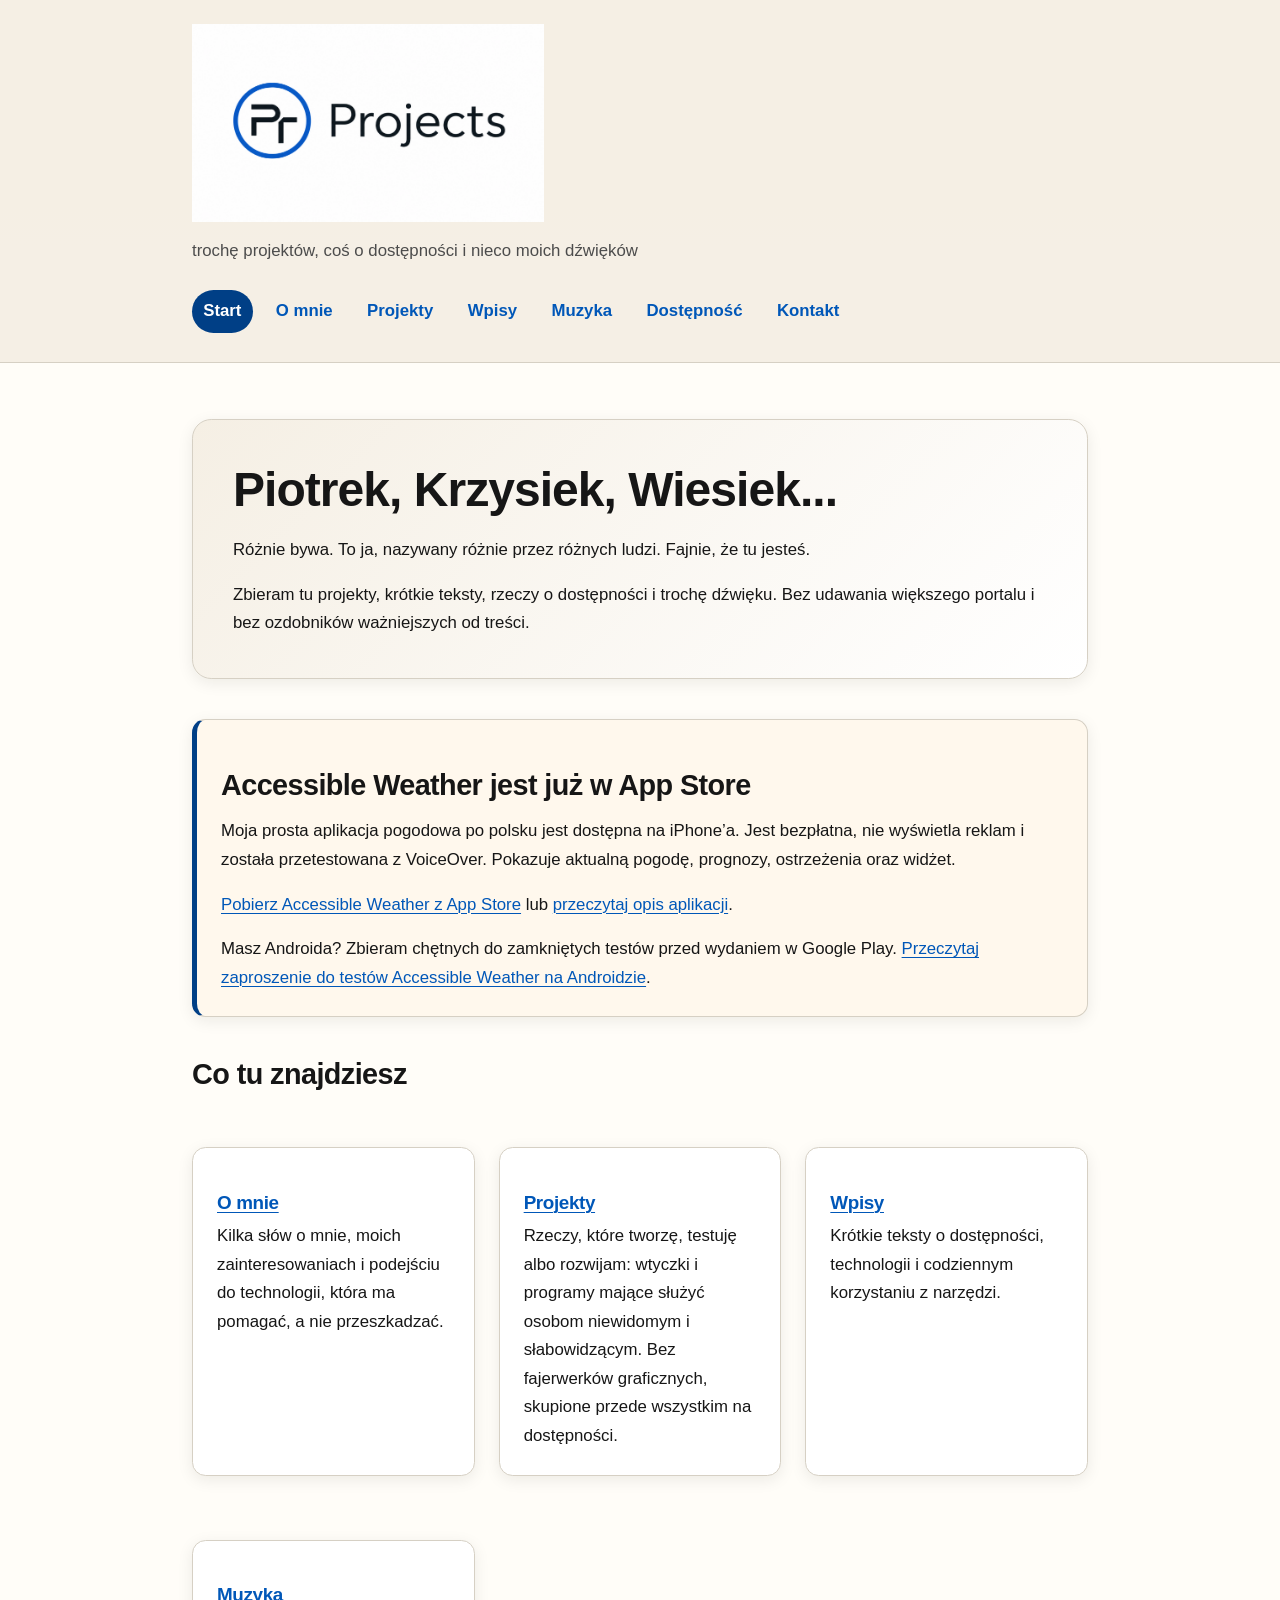
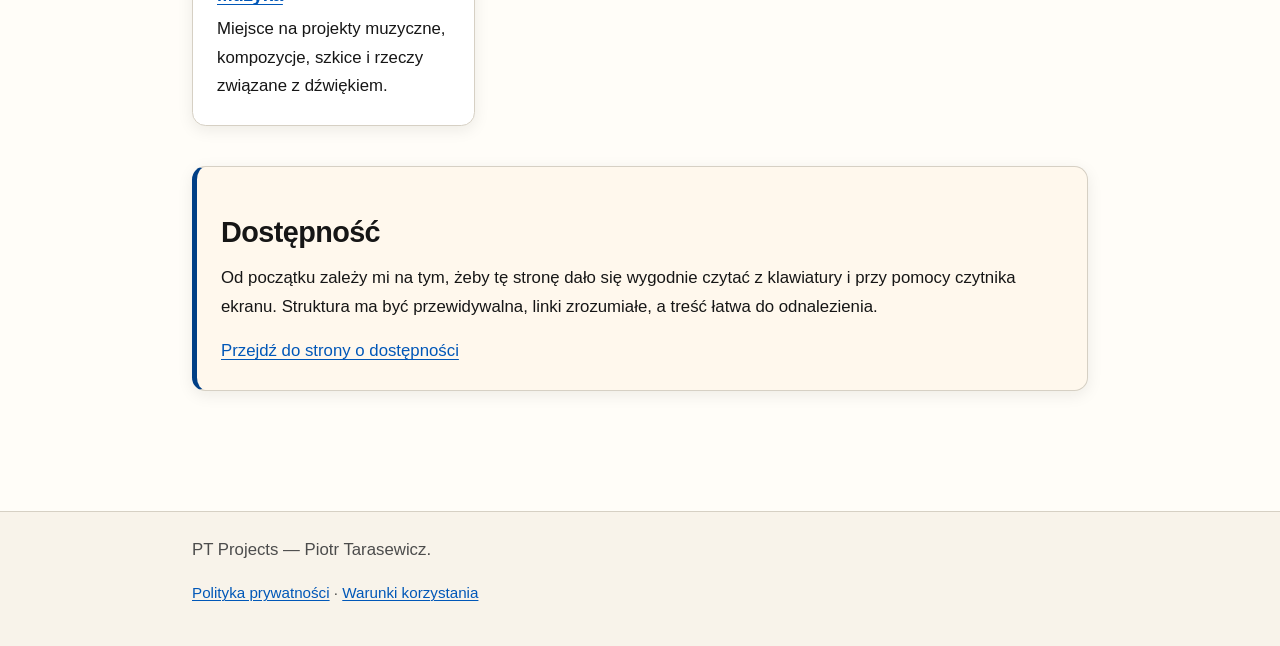
<file: index.html>
<!DOCTYPE html>
<html lang="pl">
<head>
  <meta charset="utf-8">
  <meta name="viewport" content="width=device-width, initial-scale=1">
  <title>PT Projects - trochę projektów, coś o dostępności i nieco moich dźwięków</title>
  <meta name="description" content="PT Projects: projekty, dostępność, muzyka i własne teksty Piotra Tarasewicza.">
  <link rel="icon" href="assets/img/favicon.png" type="image/png">
  <link rel="stylesheet" href="styles.css">
</head>
<body>
  <a class="skip-link" href="#main-content">Przejdź do treści</a>
  <header class="site-header">
    <div class="header-inner">
      <div class="branding">
        <a class="site-logo-link" href="index.html" aria-label="PT Projects — strona główna">
          <img class="site-logo" src="assets/img/logo-pt-projects.png" alt="">
        </a>
        <p class="site-tagline">trochę projektów, coś o dostępności i nieco moich dźwięków</p>
      </div>
      <nav aria-label="Główne menu">
        <ul>
          <li><a href="index.html" aria-current="page">Start</a></li>
          <li><a href="about.html">O mnie</a></li>
          <li><a href="projects.html">Projekty</a></li>
          <li><a href="posts/index.html">Wpisy</a></li>
          <li><a href="music.html">Muzyka</a></li>
          <li><a href="accessibility.html">Dostępność</a></li>
          <li><a href="contact.html">Kontakt</a></li>
        </ul>
      </nav>
    </div>
  </header>

  <main id="main-content">
    <div class="content">
      <section class="hero" aria-labelledby="hero-heading">
        <h1 id="hero-heading">Piotrek, Krzysiek, Wiesiek...</h1>
        <p>Różnie bywa. To ja, nazywany różnie przez różnych ludzi. Fajnie, że tu jesteś.</p>
        <p>Zbieram tu projekty, krótkie teksty, rzeczy o dostępności i trochę dźwięku. Bez udawania większego portalu i bez ozdobników ważniejszych od treści.</p>
      </section>

      <section class="notice" aria-labelledby="weather-news-heading">
        <h2 id="weather-news-heading">Accessible Weather jest już w App Store</h2>
        <p>Moja prosta aplikacja pogodowa po polsku jest dostępna na iPhone’a. Jest bezpłatna, nie wyświetla reklam i została przetestowana z VoiceOver. Pokazuje aktualną pogodę, prognozy, ostrzeżenia oraz widżet.</p>
        <p><a href="https://apps.apple.com/app/accessible-weather/id6803832261" rel="noopener noreferrer">Pobierz Accessible Weather z App Store</a> lub <a href="projects/accessible-weather/">przeczytaj opis aplikacji</a>.</p>
        <p>Masz Androida? Zbieram chętnych do zamkniętych testów przed wydaniem w Google Play. <a href="projects/accessible-weather/#android-tests">Przeczytaj zaproszenie do testów Accessible Weather na Androidzie</a>.</p>
      </section>

      <section class="section" aria-labelledby="home-sections-heading">
        <h2 id="home-sections-heading">Co tu znajdziesz</h2>
        <div class="grid">
          <article class="card">
            <h3><a href="about.html">O mnie</a></h3>
            <p>Kilka słów o mnie, moich zainteresowaniach i podejściu do technologii, która ma pomagać, a nie przeszkadzać.</p>
          </article>
          <article class="card">
            <h3><a href="projects.html">Projekty</a></h3>
            <p>Rzeczy, które tworzę, testuję albo rozwijam: wtyczki i programy mające służyć osobom niewidomym i słabowidzącym. Bez fajerwerków graficznych, skupione przede wszystkim na dostępności.</p>
          </article>
          <article class="card">
            <h3><a href="posts/index.html">Wpisy</a></h3>
            <p>Krótkie teksty o dostępności, technologii i codziennym korzystaniu z narzędzi.</p>
          </article>
          <article class="card">
            <h3><a href="music.html">Muzyka</a></h3>
            <p>Miejsce na projekty muzyczne, kompozycje, szkice i rzeczy związane z dźwiękiem.</p>
          </article>
        </div>
      </section>

      <section class="notice" aria-labelledby="accessibility-note-heading">
        <h2 id="accessibility-note-heading">Dostępność</h2>
        <p>Od początku zależy mi na tym, żeby tę stronę dało się wygodnie czytać z klawiatury i przy pomocy czytnika ekranu. Struktura ma być przewidywalna, linki zrozumiałe, a treść łatwa do odnalezienia.</p>
        <p><a href="accessibility.html">Przejdź do strony o dostępności</a></p>
      </section>
    </div>
  </main>

  <footer>
    <div class="footer-inner">
      <p>PT Projects — Piotr Tarasewicz.</p>
      <p class="small"><a href="privacy.html">Polityka prywatności</a> · <a href="terms.html">Warunki korzystania</a></p>
    </div>
  </footer>
</body>
</html>
</file>
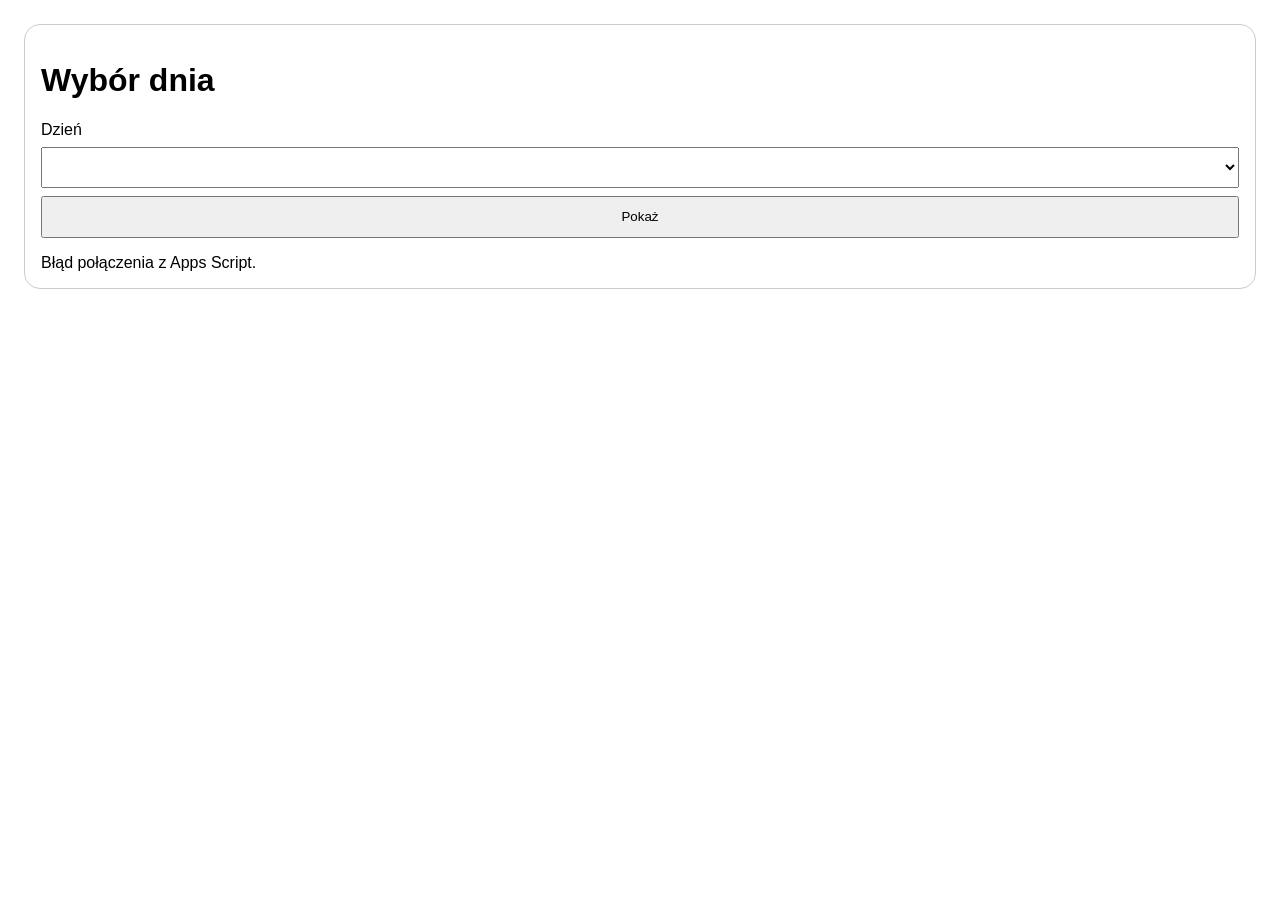
<file: mojedyzory/index.html>
<!doctype html>
<html lang="pl">
<head>
<meta charset="utf-8">
<title>Dyżury</title>
<meta name="viewport" content="width=device-width, initial-scale=1">
<style>
body{font-family:sans-serif;padding:1rem;}
.card{border:1px solid #ccc;padding:1rem;border-radius:1rem;}
button,select,a{width:100%;margin-top:0.5rem;padding:0.7rem;}
.error{margin-top:1rem;}
</style>
</head>
<body>

<div class="card">
<h1>Wybór dnia</h1>
<p id="status" aria-live="polite">Wczytywanie…</p>

<label for="sel">Dzień</label>
<select id="sel"></select>
<button id="btn" type="button">Pokaż</button>

<div id="err" class="error" aria-live="assertive"></div>
</div>

<script>
const DATA_URL = "https://script.google.com/macros/s/AKfycbyYg83UTU_gmSqf1FaOxmF7AhKNJ6IJzCq599RWm4g59arFdseElixo8gg_oQExPR2Mqw/exec";
const ACCESS_TOKEN = "Pjetia21Ag7X3t*";

function today(){
  const d=new Date();
  return `${d.getFullYear()}-${String(d.getMonth()+1).padStart(2,"0")}-${String(d.getDate()).padStart(2,"0")}`;
}

function friendly(d){
  const [y,m,da]=d.split("-").map(Number);
  return new Intl.DateTimeFormat("pl-PL",{weekday:"long",day:"numeric",month:"long",year:"numeric"})
    .format(new Date(y,m-1,da));
}

function loadSchedule(){
  return new Promise((resolve,reject)=>{
    if(!DATA_URL || DATA_URL==="TU_WKLEJ_ADRES_APPS_SCRIPT_WEB_APP"){
      reject(new Error("Brak adresu Apps Script Web App w pliku index.html."));
      return;
    }

    if(!ACCESS_TOKEN || ACCESS_TOKEN==="ZMIEŃ_TEN_TOKEN_NA_WŁASNY_DŁUGI_TEKST"){
      reject(new Error("Brak ustawionego tokenu dostępu w pliku index.html."));
      return;
    }

    const callbackName="grafikCallback_"+Date.now()+"_"+Math.floor(Math.random()*1000000);
    const script=document.createElement("script");
    const separator=DATA_URL.includes("?")?"&":"?";

    window[callbackName]=(payload)=>{
      cleanup();

      if(!payload || payload.ok!==true){
        reject(new Error(payload && payload.error ? payload.error : "Nie udało się pobrać grafiku."));
        return;
      }

      resolve(Array.isArray(payload.items)?payload.items:[]);
    };

    function cleanup(){
      delete window[callbackName];
      if(script.parentNode){
        script.parentNode.removeChild(script);
      }
    }

    script.onerror=()=>{
      cleanup();
      reject(new Error("Błąd połączenia z Apps Script."));
    };

    script.src=DATA_URL+
      separator+
      "token="+encodeURIComponent(ACCESS_TOKEN)+
      "&callback="+encodeURIComponent(callbackName)+
      "&t="+encodeURIComponent(String(Date.now()));

    document.head.appendChild(script);
  });
}

const status=document.getElementById("status");
const sel=document.getElementById("sel");
const btn=document.getElementById("btn");
const err=document.getElementById("err");

btn.onclick=()=>{
  err.textContent="";
  if(!sel.value){
    err.textContent="Wybierz dzień";
    return;
  }

  location.href="results.html?day="+encodeURIComponent(sel.value);
};

loadSchedule()
.then(rows=>{
  const t=today();

  const dates=[...new Set(
    rows
      .filter(r=>(r.status==="work" || r.status==="l4") && r.date>=t)
      .map(r=>r.date)
  )].sort();

  if(!dates.length){
    err.textContent="Brak przyszłych dyżurów.";
    status.textContent="";
    return;
  }

  sel.textContent="";

  dates.forEach(d=>{
    const dayRows=rows.filter(r=>r.date===d && (r.status==="work" || r.status==="l4"));
    const hasL4=dayRows.some(r=>r.status==="l4");
    const o=document.createElement("option");
    o.value=d;
    o.textContent=hasL4 ? `${friendly(d)}, l4` : friendly(d);
    sel.appendChild(o);
  });

  status.textContent="Grafik wczytany.";
})
.catch(e=>{
  status.textContent="";
  err.textContent=e.message;
});
</script>

</body>
</html>
</file>
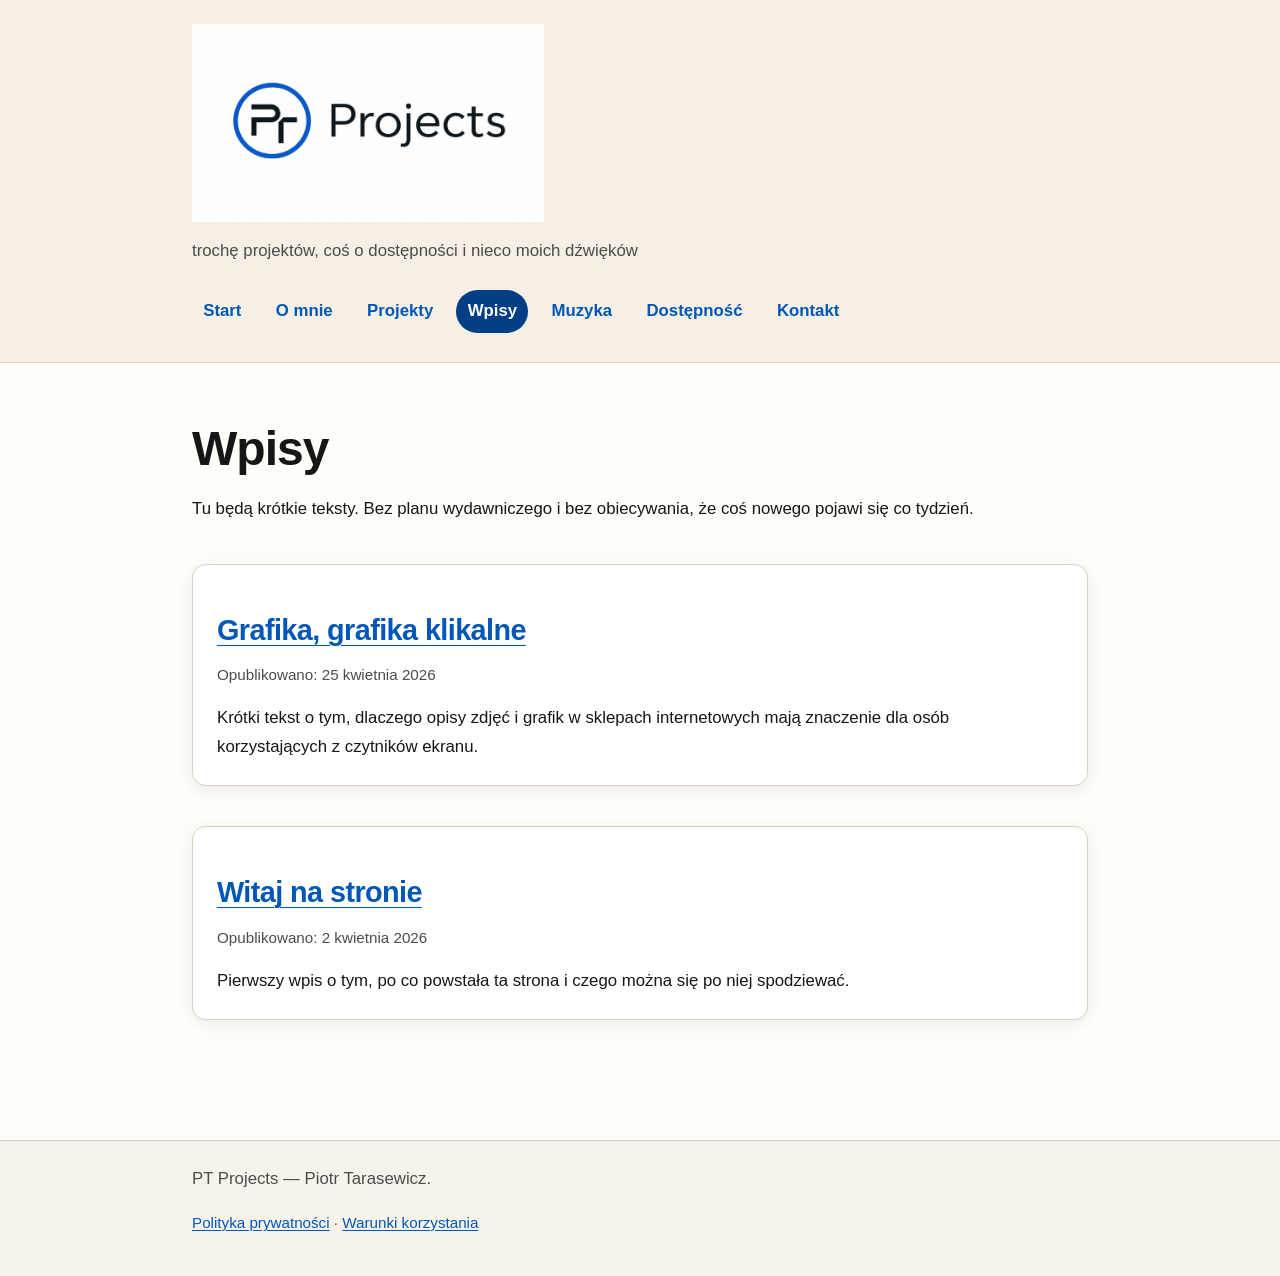
<file: posts/index.html>
<!DOCTYPE html>
<html lang="pl">
<head>
  <meta charset="utf-8">
  <meta name="viewport" content="width=device-width, initial-scale=1">
  <title>Wpisy - PT Projects</title>
  <meta name="description" content="Krótkie wpisy o dostępności, technologii i codziennym korzystaniu z narzędzi.">
  <link rel="icon" href="../assets/img/favicon.png" type="image/png">
  <link rel="stylesheet" href="../styles.css">
</head>
<body>
  <a class="skip-link" href="#main-content">Przejdź do treści</a>
  <header class="site-header">
    <div class="header-inner">
      <div class="branding">
        <a class="site-logo-link" href="../index.html" aria-label="PT Projects — strona główna">
          <img class="site-logo" src="../assets/img/logo-pt-projects.png" alt="">
        </a>
        <p class="site-tagline">trochę projektów, coś o dostępności i nieco moich dźwięków</p>
      </div>
      <nav aria-label="Główne menu">
        <ul>
          <li><a href="../index.html">Start</a></li>
          <li><a href="../about.html">O mnie</a></li>
          <li><a href="../projects.html">Projekty</a></li>
          <li><a href="index.html" aria-current="page">Wpisy</a></li>
          <li><a href="../music.html">Muzyka</a></li>
          <li><a href="../accessibility.html">Dostępność</a></li>
          <li><a href="../contact.html">Kontakt</a></li>
        </ul>
      </nav>
    </div>
  </header>

  <main id="main-content">
    <div class="content">
      <h1>Wpisy</h1>
      <p>Tu będą krótkie teksty. Bez planu wydawniczego i bez obiecywania, że coś nowego pojawi się co tydzień.</p>

      <article class="card">
        <h2><a href="grafika-grafika-klikalne.html">Grafika, grafika klikalne</a></h2>
        <p class="meta">Opublikowano: 25 kwietnia 2026</p>
        <p>Krótki tekst o tym, dlaczego opisy zdjęć i grafik w sklepach internetowych mają znaczenie dla osób korzystających z czytników ekranu.</p>
      </article>

      <article class="card">
        <h2><a href="witaj-na-stronie.html">Witaj na stronie</a></h2>
        <p class="meta">Opublikowano: 2 kwietnia 2026</p>
        <p>Pierwszy wpis o tym, po co powstała ta strona i czego można się po niej spodziewać.</p>
      </article>
    </div>
  </main>

  <footer>
    <div class="footer-inner">
      <p>PT Projects — Piotr Tarasewicz.</p>
      <p class="small"><a href="../privacy.html">Polityka prywatności</a> · <a href="../terms.html">Warunki korzystania</a></p>
    </div>
  </footer>
</body>
</html>
</file>
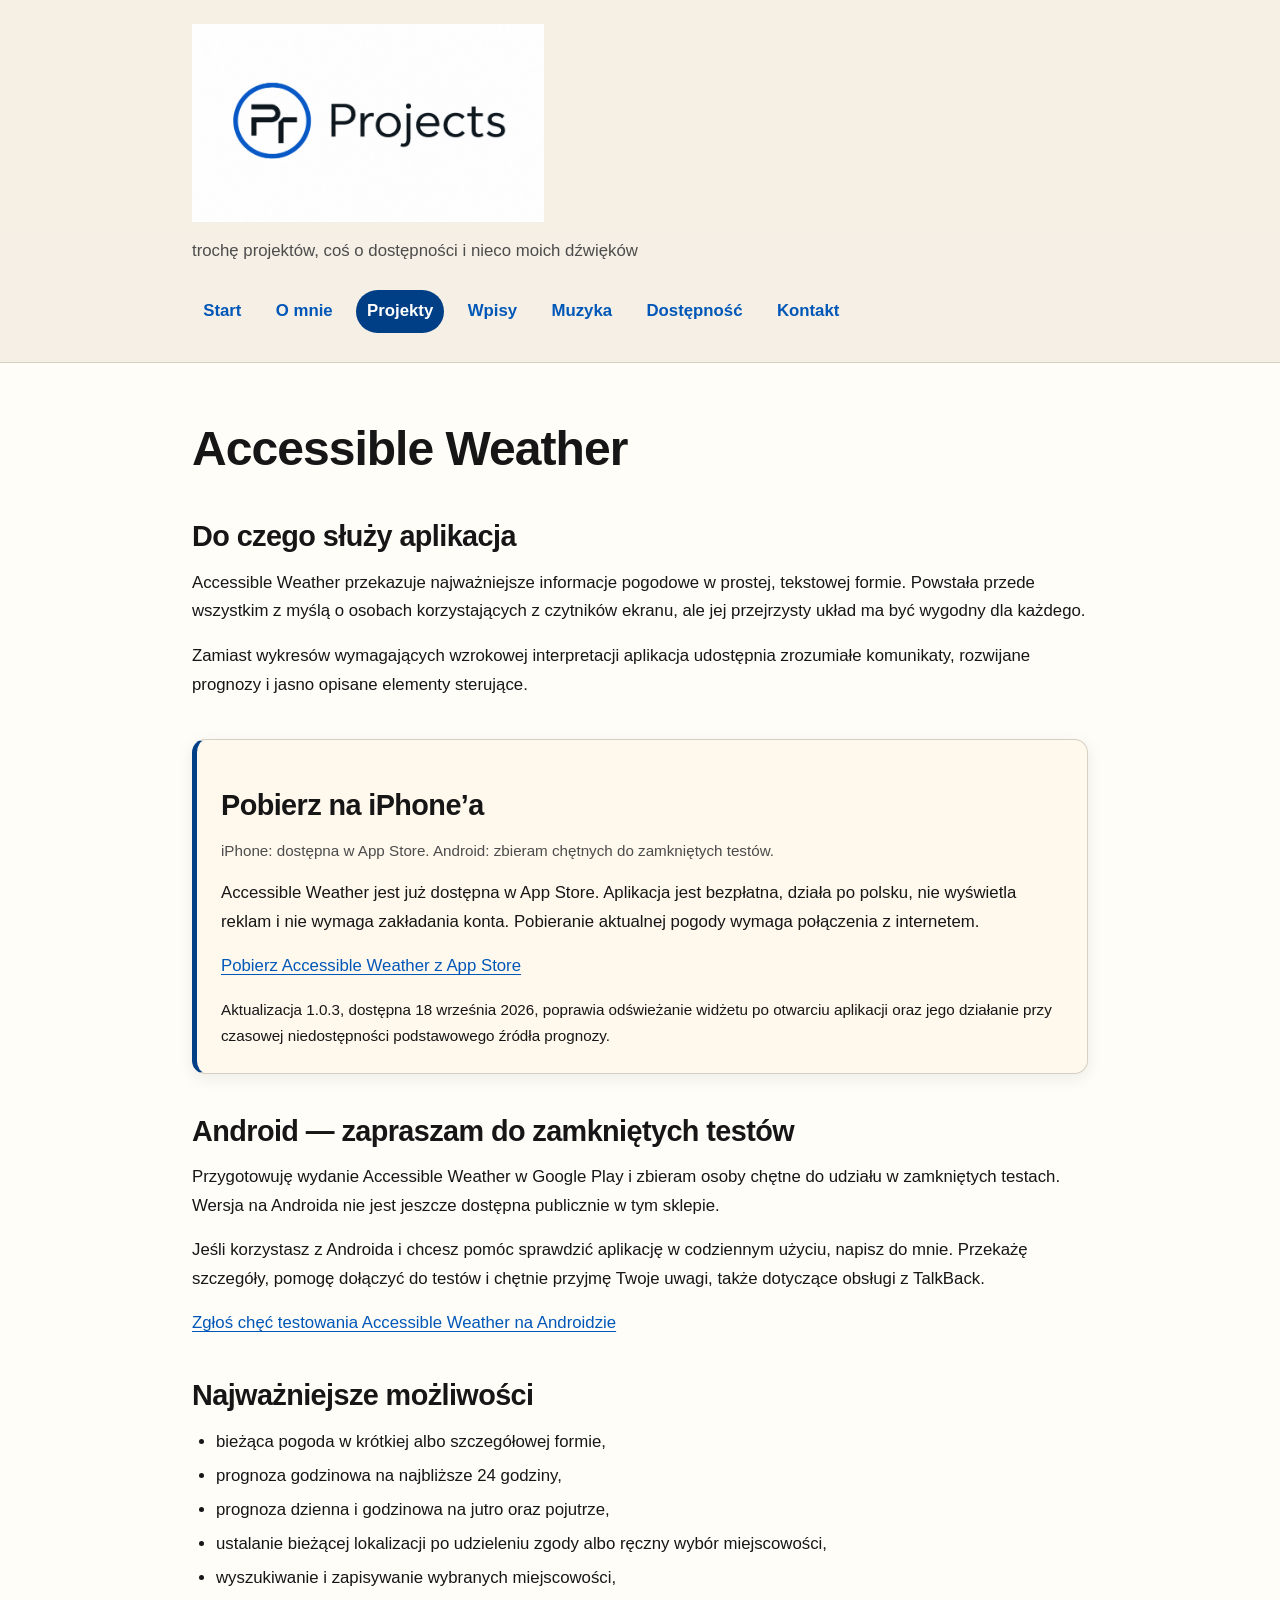
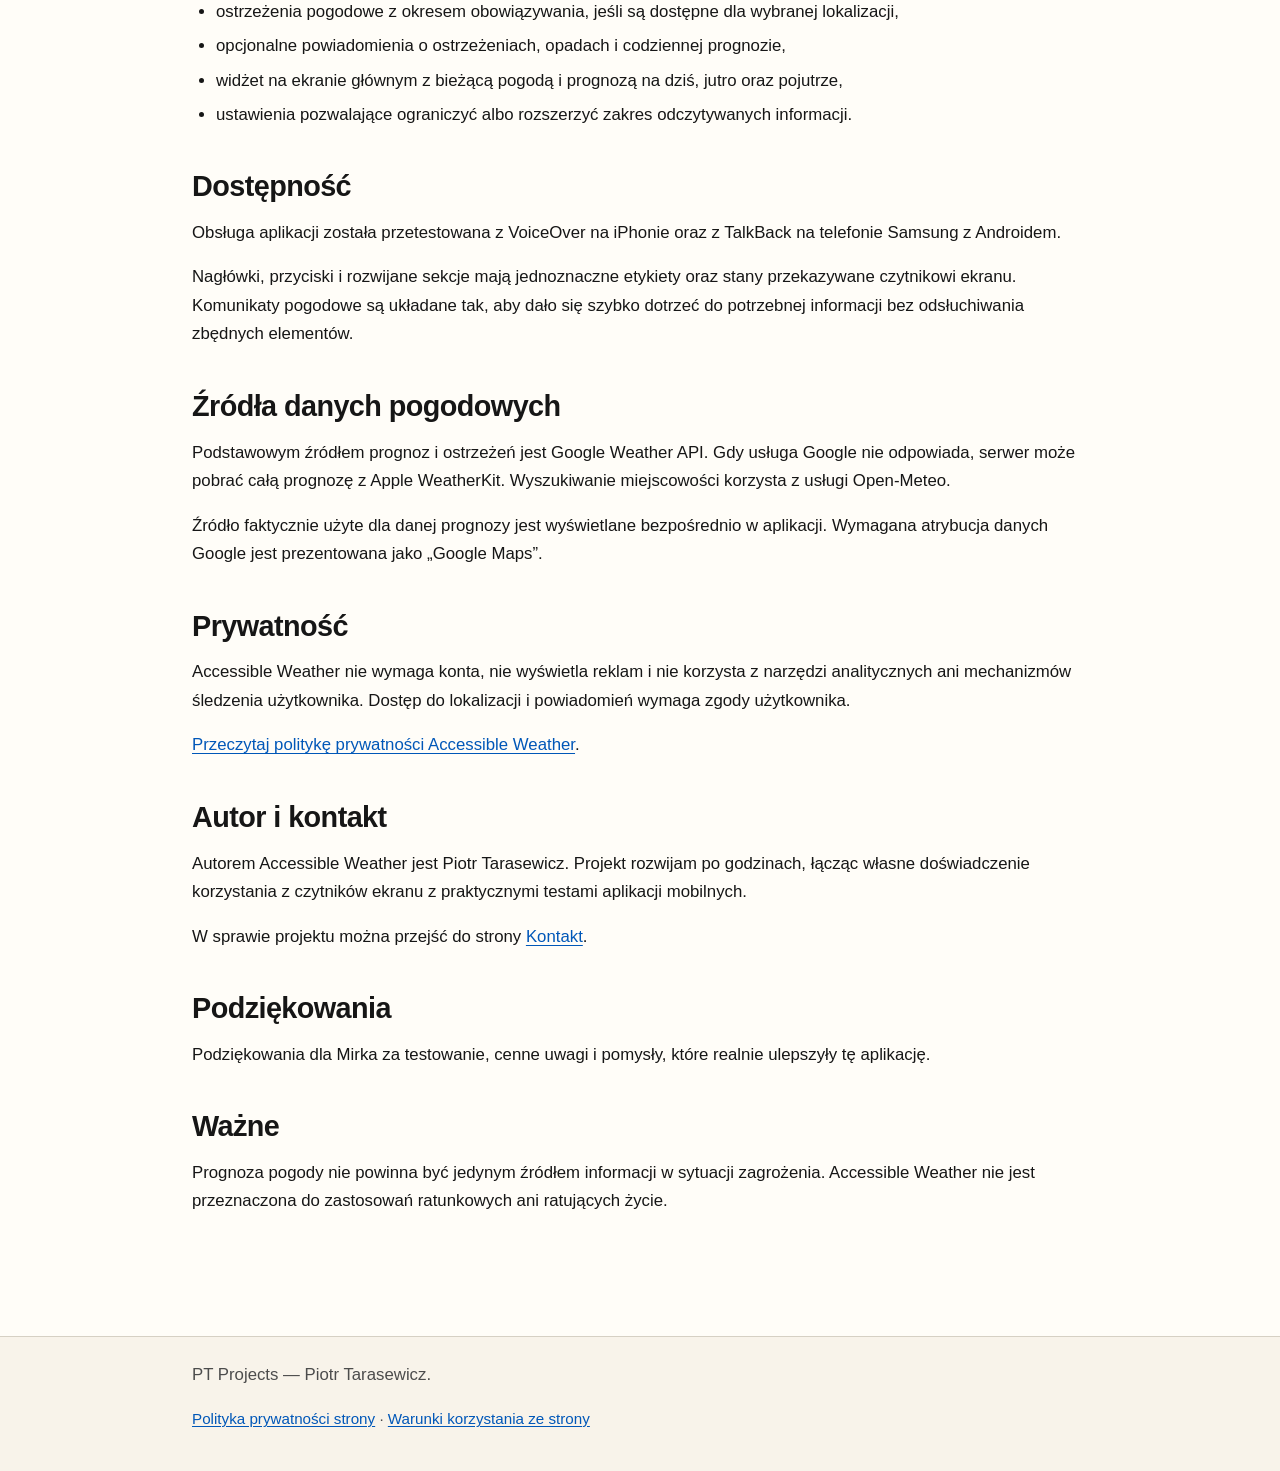
<file: projects/accessible-weather/index.html>
<!DOCTYPE html>
<html lang="pl">
<head>
  <meta charset="utf-8">
  <meta name="viewport" content="width=device-width, initial-scale=1">
  <title>Accessible Weather - PT Projects</title>
  <meta name="description" content="Accessible Weather: bezpłatna pogoda po polsku na iPhone’a, dostępna w App Store. Prognozy, ostrzeżenia, widżet i zaproszenie do testów na Androidzie.">
  <link rel="icon" href="../../assets/img/favicon.png" type="image/png">
  <link rel="stylesheet" href="../../styles.css">
</head>
<body>
  <a class="skip-link" href="#main-content">Przejdź do treści</a>
  <header class="site-header">
    <div class="header-inner">
      <div class="branding">
        <a class="site-logo-link" href="../../index.html" aria-label="PT Projects — strona główna">
          <img class="site-logo" src="../../assets/img/logo-pt-projects.png" alt="">
        </a>
        <p class="site-tagline">trochę projektów, coś o dostępności i nieco moich dźwięków</p>
      </div>
      <nav aria-label="Główne menu">
        <ul>
          <li><a href="../../index.html">Start</a></li>
          <li><a href="../../about.html">O mnie</a></li>
          <li><a href="../../projects.html" aria-current="page">Projekty</a></li>
          <li><a href="../../posts/index.html">Wpisy</a></li>
          <li><a href="../../music.html">Muzyka</a></li>
          <li><a href="../../accessibility.html">Dostępność</a></li>
          <li><a href="../../contact.html">Kontakt</a></li>
        </ul>
      </nav>
    </div>
  </header>

  <main id="main-content">
    <div class="content">
      <article>
        <h1>Accessible Weather</h1>

        <section class="section" aria-labelledby="purpose-heading">
          <h2 id="purpose-heading">Do czego służy aplikacja</h2>
          <p>Accessible Weather przekazuje najważniejsze informacje pogodowe w prostej, tekstowej formie. Powstała przede wszystkim z myślą o osobach korzystających z czytników ekranu, ale jej przejrzysty układ ma być wygodny dla każdego.</p>
          <p>Zamiast wykresów wymagających wzrokowej interpretacji aplikacja udostępnia zrozumiałe komunikaty, rozwijane prognozy i jasno opisane elementy sterujące.</p>
        </section>

        <section class="notice" aria-labelledby="download-heading">
          <h2 id="download-heading">Pobierz na iPhone’a</h2>
          <p class="meta">iPhone: dostępna w App Store. Android: zbieram chętnych do zamkniętych testów.</p>
          <p>Accessible Weather jest już dostępna w App Store. Aplikacja jest bezpłatna, działa po polsku, nie wyświetla reklam i nie wymaga zakładania konta. Pobieranie aktualnej pogody wymaga połączenia z internetem.</p>
          <p><a href="https://apps.apple.com/app/accessible-weather/id6803832261" rel="noopener noreferrer">Pobierz Accessible Weather z App Store</a></p>
          <p class="small">Aktualizacja 1.0.3, dostępna <time datetime="2026-09-18">18 września 2026</time>, poprawia odświeżanie widżetu po otwarciu aplikacji oraz jego działanie przy czasowej niedostępności podstawowego źródła prognozy.</p>
        </section>

        <section class="section" id="android-tests" aria-labelledby="android-tests-heading">
          <h2 id="android-tests-heading">Android — zapraszam do zamkniętych testów</h2>
          <p>Przygotowuję wydanie Accessible Weather w Google Play i zbieram osoby chętne do udziału w zamkniętych testach. Wersja na Androida nie jest jeszcze dostępna publicznie w tym sklepie.</p>
          <p>Jeśli korzystasz z Androida i chcesz pomóc sprawdzić aplikację w codziennym użyciu, napisz do mnie. Przekażę szczegóły, pomogę dołączyć do testów i chętnie przyjmę Twoje uwagi, także dotyczące obsługi z TalkBack.</p>
          <p><a href="mailto:piotrktarasewicz@gmail.com?subject=Testy%20Accessible%20Weather%20na%20Androidzie">Zgłoś chęć testowania Accessible Weather na Androidzie</a></p>
        </section>

        <section class="section" aria-labelledby="features-heading">
          <h2 id="features-heading">Najważniejsze możliwości</h2>
          <ul>
            <li>bieżąca pogoda w krótkiej albo szczegółowej formie,</li>
            <li>prognoza godzinowa na najbliższe 24 godziny,</li>
            <li>prognoza dzienna i godzinowa na jutro oraz pojutrze,</li>
            <li>ustalanie bieżącej lokalizacji po udzieleniu zgody albo ręczny wybór miejscowości,</li>
            <li>wyszukiwanie i zapisywanie wybranych miejscowości,</li>
            <li>ostrzeżenia pogodowe z okresem obowiązywania, jeśli są dostępne dla wybranej lokalizacji,</li>
            <li>opcjonalne powiadomienia o ostrzeżeniach, opadach i codziennej prognozie,</li>
            <li>widżet na ekranie głównym z bieżącą pogodą i prognozą na dziś, jutro oraz pojutrze,</li>
            <li>ustawienia pozwalające ograniczyć albo rozszerzyć zakres odczytywanych informacji.</li>
          </ul>
        </section>

        <section class="section" aria-labelledby="accessibility-heading">
          <h2 id="accessibility-heading">Dostępność</h2>
          <p>Obsługa aplikacji została przetestowana z VoiceOver na iPhonie oraz z TalkBack na telefonie Samsung z Androidem.</p>
          <p>Nagłówki, przyciski i rozwijane sekcje mają jednoznaczne etykiety oraz stany przekazywane czytnikowi ekranu. Komunikaty pogodowe są układane tak, aby dało się szybko dotrzeć do potrzebnej informacji bez odsłuchiwania zbędnych elementów.</p>
        </section>

        <section class="section" aria-labelledby="sources-heading">
          <h2 id="sources-heading">Źródła danych pogodowych</h2>
          <p>Podstawowym źródłem prognoz i ostrzeżeń jest Google Weather API. Gdy usługa Google nie odpowiada, serwer może pobrać całą prognozę z Apple WeatherKit. Wyszukiwanie miejscowości korzysta z usługi Open-Meteo.</p>
          <p>Źródło faktycznie użyte dla danej prognozy jest wyświetlane bezpośrednio w aplikacji. Wymagana atrybucja danych Google jest prezentowana jako „Google Maps”.</p>
        </section>

        <section class="section" aria-labelledby="privacy-heading">
          <h2 id="privacy-heading">Prywatność</h2>
          <p>Accessible Weather nie wymaga konta, nie wyświetla reklam i nie korzysta z narzędzi analitycznych ani mechanizmów śledzenia użytkownika. Dostęp do lokalizacji i powiadomień wymaga zgody użytkownika.</p>
          <p><a href="https://accessible-weather-api-production.up.railway.app/privacy" rel="noopener noreferrer">Przeczytaj politykę prywatności Accessible Weather</a>.</p>
        </section>

        <section class="section" aria-labelledby="author-heading">
          <h2 id="author-heading">Autor i kontakt</h2>
          <p>Autorem Accessible Weather jest Piotr Tarasewicz. Projekt rozwijam po godzinach, łącząc własne doświadczenie korzystania z czytników ekranu z praktycznymi testami aplikacji mobilnych.</p>
          <p>W sprawie projektu można przejść do strony <a href="../../contact.html">Kontakt</a>.</p>
        </section>

        <section class="section" aria-labelledby="thanks-heading">
          <h2 id="thanks-heading">Podziękowania</h2>
          <p>Podziękowania dla Mirka za testowanie, cenne uwagi i pomysły, które realnie ulepszyły tę aplikację.</p>
        </section>

        <section class="section" aria-labelledby="safety-heading">
          <h2 id="safety-heading">Ważne</h2>
          <p>Prognoza pogody nie powinna być jedynym źródłem informacji w sytuacji zagrożenia. Accessible Weather nie jest przeznaczona do zastosowań ratunkowych ani ratujących życie.</p>
        </section>
      </article>
    </div>
  </main>

  <footer>
    <div class="footer-inner">
      <p>PT Projects — Piotr Tarasewicz.</p>
      <p class="small"><a href="../../privacy.html">Polityka prywatności strony</a> · <a href="../../terms.html">Warunki korzystania ze strony</a></p>
    </div>
  </footer>
</body>
</html>
</file>
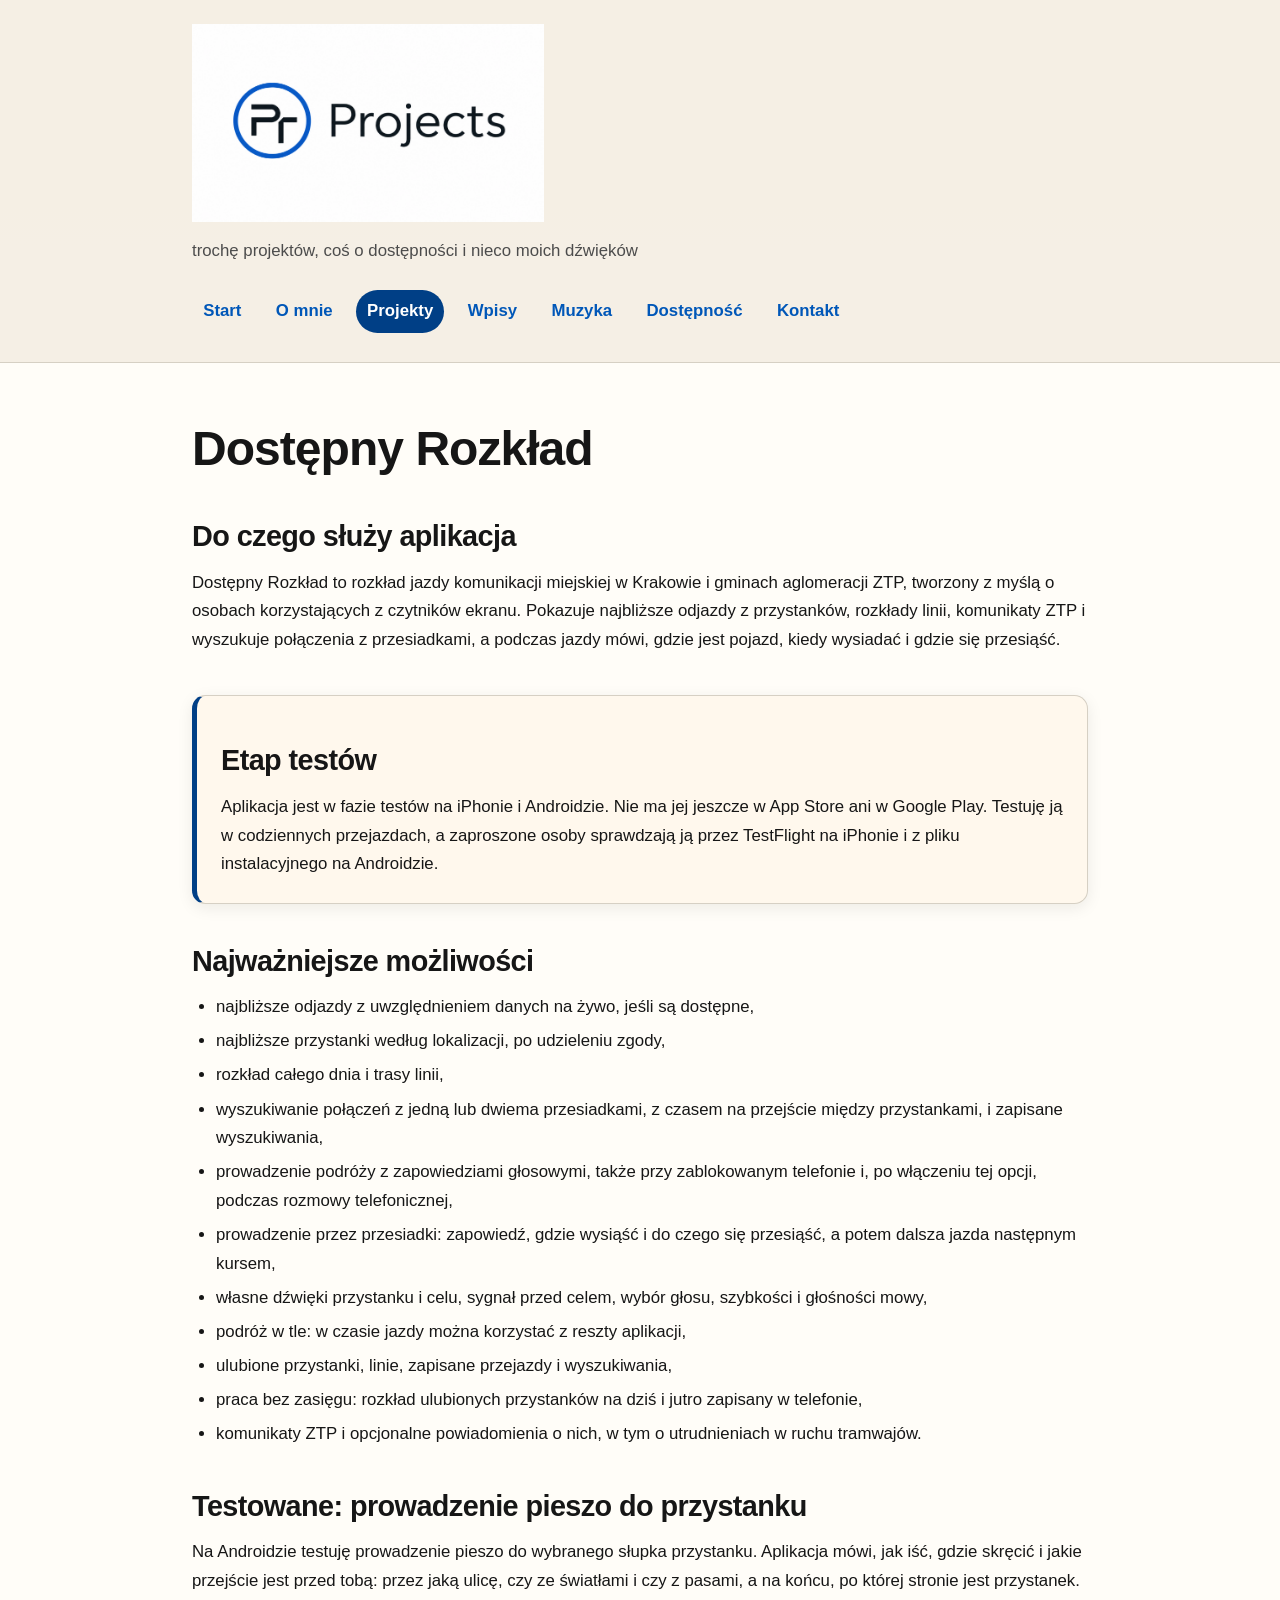
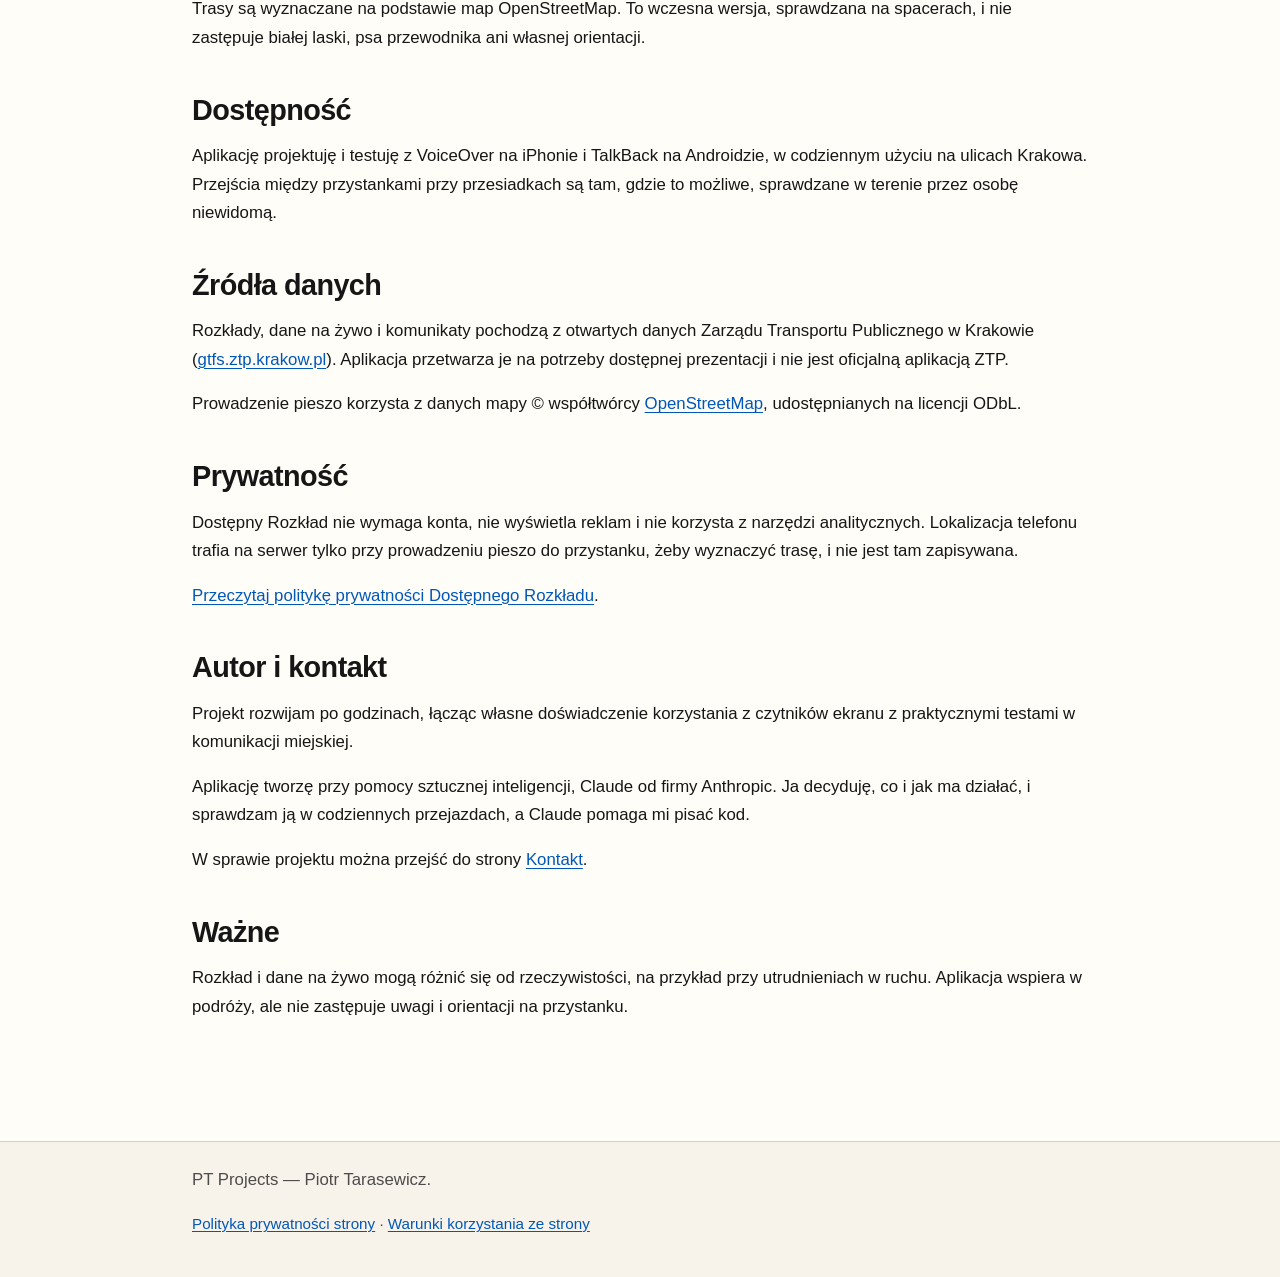
<file: projects/dostepny-rozklad/index.html>
<!DOCTYPE html>
<html lang="pl">
<head>
  <meta charset="utf-8">
  <meta name="viewport" content="width=device-width, initial-scale=1">
  <title>Dostępny Rozkład - PT Projects</title>
  <meta name="description" content="Dostępny Rozkład: dostępny rozkład jazdy komunikacji miejskiej w Krakowie i okolicach dla osób korzystających z czytników ekranu. Aplikacja w fazie testów na iPhonie i Androidzie.">
  <link rel="icon" href="../../assets/img/favicon.png" type="image/png">
  <link rel="stylesheet" href="../../styles.css">
</head>
<body>
  <a class="skip-link" href="#main-content">Przejdź do treści</a>
  <header class="site-header">
    <div class="header-inner">
      <div class="branding">
        <a class="site-logo-link" href="../../index.html" aria-label="PT Projects — strona główna">
          <img class="site-logo" src="../../assets/img/logo-pt-projects.png" alt="">
        </a>
        <p class="site-tagline">trochę projektów, coś o dostępności i nieco moich dźwięków</p>
      </div>
      <nav aria-label="Główne menu">
        <ul>
          <li><a href="../../index.html">Start</a></li>
          <li><a href="../../about.html">O mnie</a></li>
          <li><a href="../../projects.html" aria-current="page">Projekty</a></li>
          <li><a href="../../posts/index.html">Wpisy</a></li>
          <li><a href="../../music.html">Muzyka</a></li>
          <li><a href="../../accessibility.html">Dostępność</a></li>
          <li><a href="../../contact.html">Kontakt</a></li>
        </ul>
      </nav>
    </div>
  </header>

  <main id="main-content">
    <div class="content">
      <article>
        <h1>Dostępny Rozkład</h1>

        <section class="section" aria-labelledby="purpose-heading">
          <h2 id="purpose-heading">Do czego służy aplikacja</h2>
          <p>Dostępny Rozkład to rozkład jazdy komunikacji miejskiej w Krakowie i gminach aglomeracji ZTP, tworzony z myślą o osobach korzystających z czytników ekranu. Pokazuje najbliższe odjazdy z przystanków, rozkłady linii, komunikaty ZTP i wyszukuje połączenia z przesiadkami, a podczas jazdy mówi, gdzie jest pojazd, kiedy wysiadać i gdzie się przesiąść.</p>
        </section>

        <section class="notice" aria-labelledby="status-heading">
          <h2 id="status-heading">Etap testów</h2>
          <p>Aplikacja jest w fazie testów na iPhonie i Androidzie. Nie ma jej jeszcze w App Store ani w Google Play. Testuję ją w codziennych przejazdach, a zaproszone osoby sprawdzają ją przez TestFlight na iPhonie i z pliku instalacyjnego na Androidzie.</p>
        </section>

        <section class="section" aria-labelledby="features-heading">
          <h2 id="features-heading">Najważniejsze możliwości</h2>
          <ul>
            <li>najbliższe odjazdy z uwzględnieniem danych na żywo, jeśli są dostępne,</li>
            <li>najbliższe przystanki według lokalizacji, po udzieleniu zgody,</li>
            <li>rozkład całego dnia i trasy linii,</li>
            <li>wyszukiwanie połączeń z jedną lub dwiema przesiadkami, z czasem na przejście między przystankami, i zapisane wyszukiwania,</li>
            <li>prowadzenie podróży z zapowiedziami głosowymi, także przy zablokowanym telefonie i, po włączeniu tej opcji, podczas rozmowy telefonicznej,</li>
            <li>prowadzenie przez przesiadki: zapowiedź, gdzie wysiąść i do czego się przesiąść, a potem dalsza jazda następnym kursem,</li>
            <li>własne dźwięki przystanku i celu, sygnał przed celem, wybór głosu, szybkości i głośności mowy,</li>
            <li>podróż w tle: w czasie jazdy można korzystać z reszty aplikacji,</li>
            <li>ulubione przystanki, linie, zapisane przejazdy i wyszukiwania,</li>
            <li>praca bez zasięgu: rozkład ulubionych przystanków na dziś i jutro zapisany w telefonie,</li>
            <li>komunikaty ZTP i opcjonalne powiadomienia o nich, w tym o utrudnieniach w ruchu tramwajów.</li>
          </ul>
        </section>

        <section class="section" aria-labelledby="walking-heading">
          <h2 id="walking-heading">Testowane: prowadzenie pieszo do przystanku</h2>
          <p>Na Androidzie testuję prowadzenie pieszo do wybranego słupka przystanku. Aplikacja mówi, jak iść, gdzie skręcić i jakie przejście jest przed tobą: przez jaką ulicę, czy ze światłami i czy z pasami, a na końcu, po której stronie jest przystanek. Trasy są wyznaczane na podstawie map OpenStreetMap. To wczesna wersja, sprawdzana na spacerach, i nie zastępuje białej laski, psa przewodnika ani własnej orientacji.</p>
        </section>

        <section class="section" aria-labelledby="accessibility-heading">
          <h2 id="accessibility-heading">Dostępność</h2>
          <p>Aplikację projektuję i testuję z VoiceOver na iPhonie i TalkBack na Androidzie, w codziennym użyciu na ulicach Krakowa. Przejścia między przystankami przy przesiadkach są tam, gdzie to możliwe, sprawdzane w terenie przez osobę niewidomą.</p>
        </section>

        <section class="section" aria-labelledby="sources-heading">
          <h2 id="sources-heading">Źródła danych</h2>
          <p>Rozkłady, dane na żywo i komunikaty pochodzą z otwartych danych Zarządu Transportu Publicznego w Krakowie (<a href="https://gtfs.ztp.krakow.pl/" rel="noopener noreferrer">gtfs.ztp.krakow.pl</a>). Aplikacja przetwarza je na potrzeby dostępnej prezentacji i nie jest oficjalną aplikacją ZTP.</p>
          <p>Prowadzenie pieszo korzysta z danych mapy © współtwórcy <a href="https://www.openstreetmap.org/copyright" rel="noopener noreferrer">OpenStreetMap</a>, udostępnianych na licencji ODbL.</p>
        </section>

        <section class="section" aria-labelledby="privacy-heading">
          <h2 id="privacy-heading">Prywatność</h2>
          <p>Dostępny Rozkład nie wymaga konta, nie wyświetla reklam i nie korzysta z narzędzi analitycznych. Lokalizacja telefonu trafia na serwer tylko przy prowadzeniu pieszo do przystanku, żeby wyznaczyć trasę, i nie jest tam zapisywana.</p>
          <p><a href="privacy.html">Przeczytaj politykę prywatności Dostępnego Rozkładu</a>.</p>
        </section>

        <section class="section" aria-labelledby="author-heading">
          <h2 id="author-heading">Autor i kontakt</h2>
          <p>Projekt rozwijam po godzinach, łącząc własne doświadczenie korzystania z czytników ekranu z praktycznymi testami w komunikacji miejskiej.</p>
          <p>Aplikację tworzę przy pomocy sztucznej inteligencji, Claude od firmy Anthropic. Ja decyduję, co i jak ma działać, i sprawdzam ją w codziennych przejazdach, a Claude pomaga mi pisać kod.</p>
          <p>W sprawie projektu można przejść do strony <a href="../../contact.html">Kontakt</a>.</p>
        </section>

        <section class="section" aria-labelledby="safety-heading">
          <h2 id="safety-heading">Ważne</h2>
          <p>Rozkład i dane na żywo mogą różnić się od rzeczywistości, na przykład przy utrudnieniach w ruchu. Aplikacja wspiera w podróży, ale nie zastępuje uwagi i orientacji na przystanku.</p>
        </section>
      </article>
    </div>
  </main>

  <footer>
    <div class="footer-inner">
      <p>PT Projects — Piotr Tarasewicz.</p>
      <p class="small"><a href="../../privacy.html">Polityka prywatności strony</a> · <a href="../../terms.html">Warunki korzystania ze strony</a></p>
    </div>
  </footer>
</body>
</html>
</file>
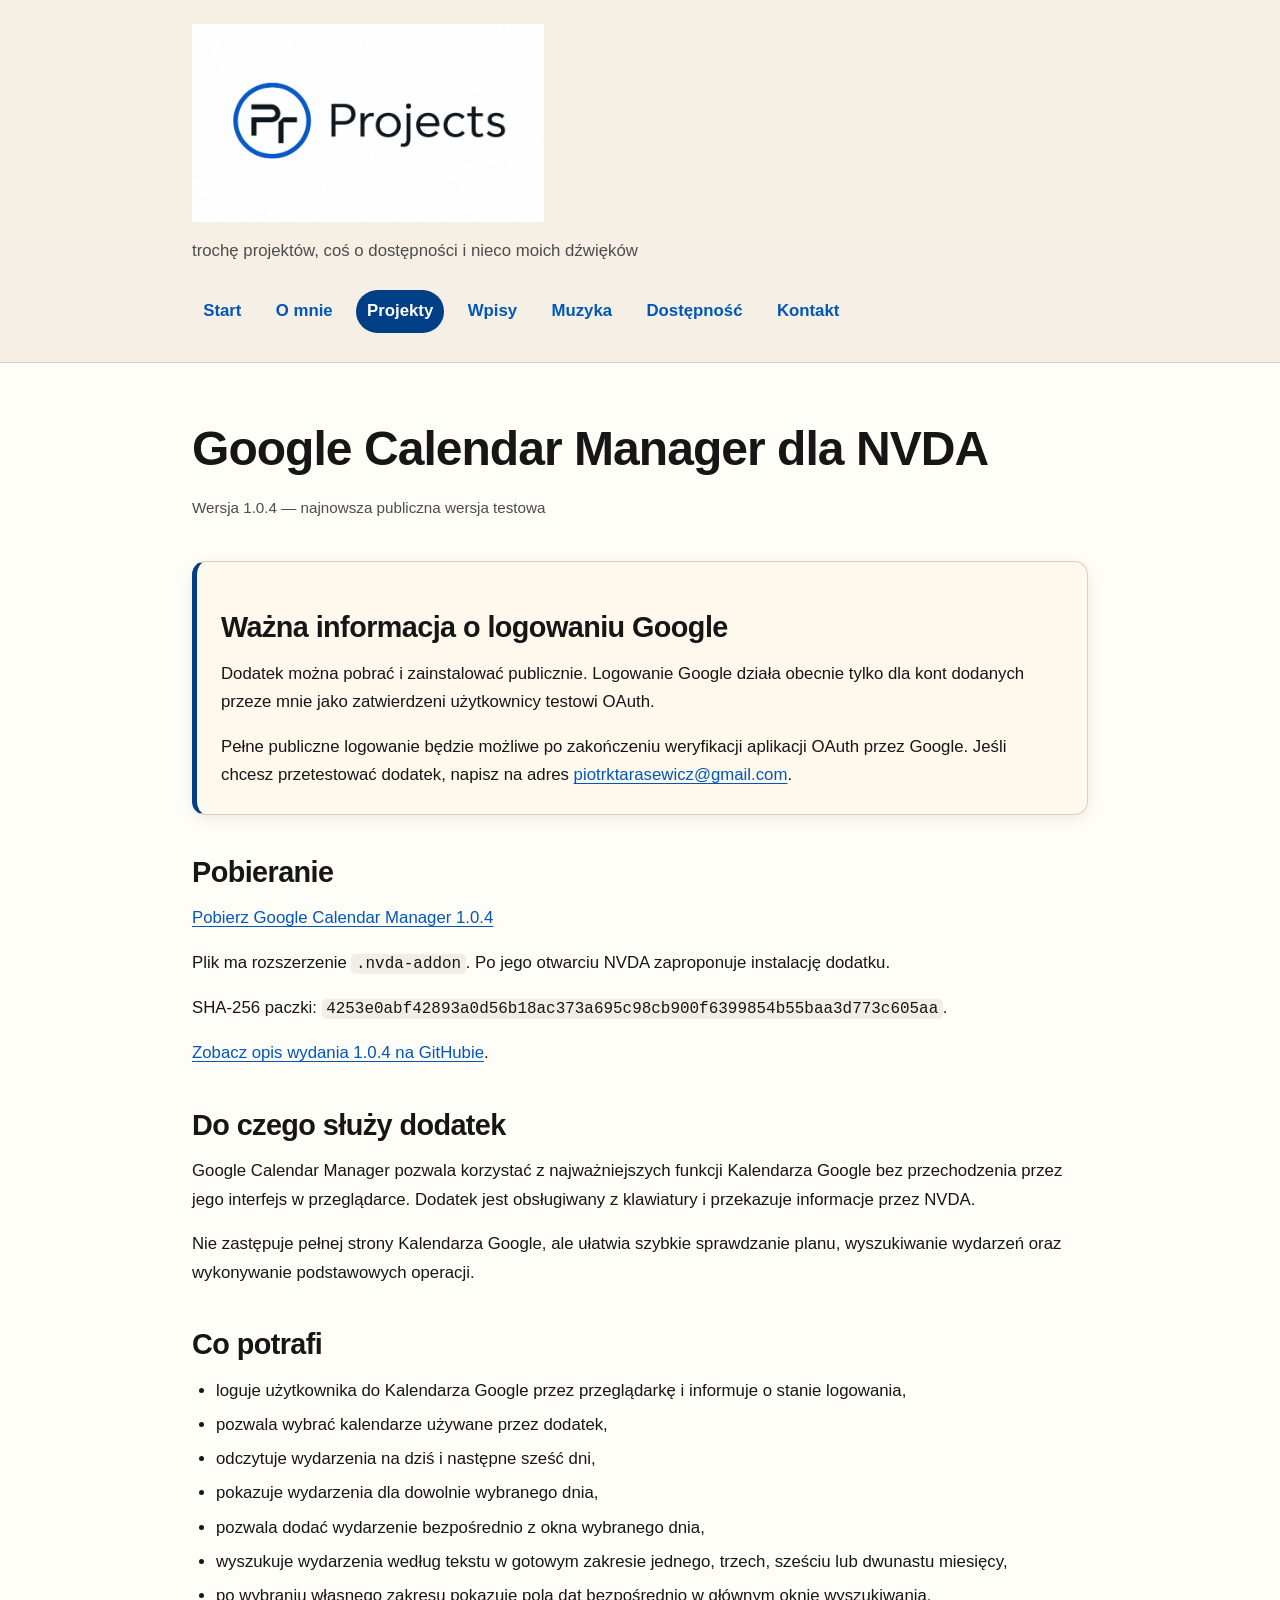
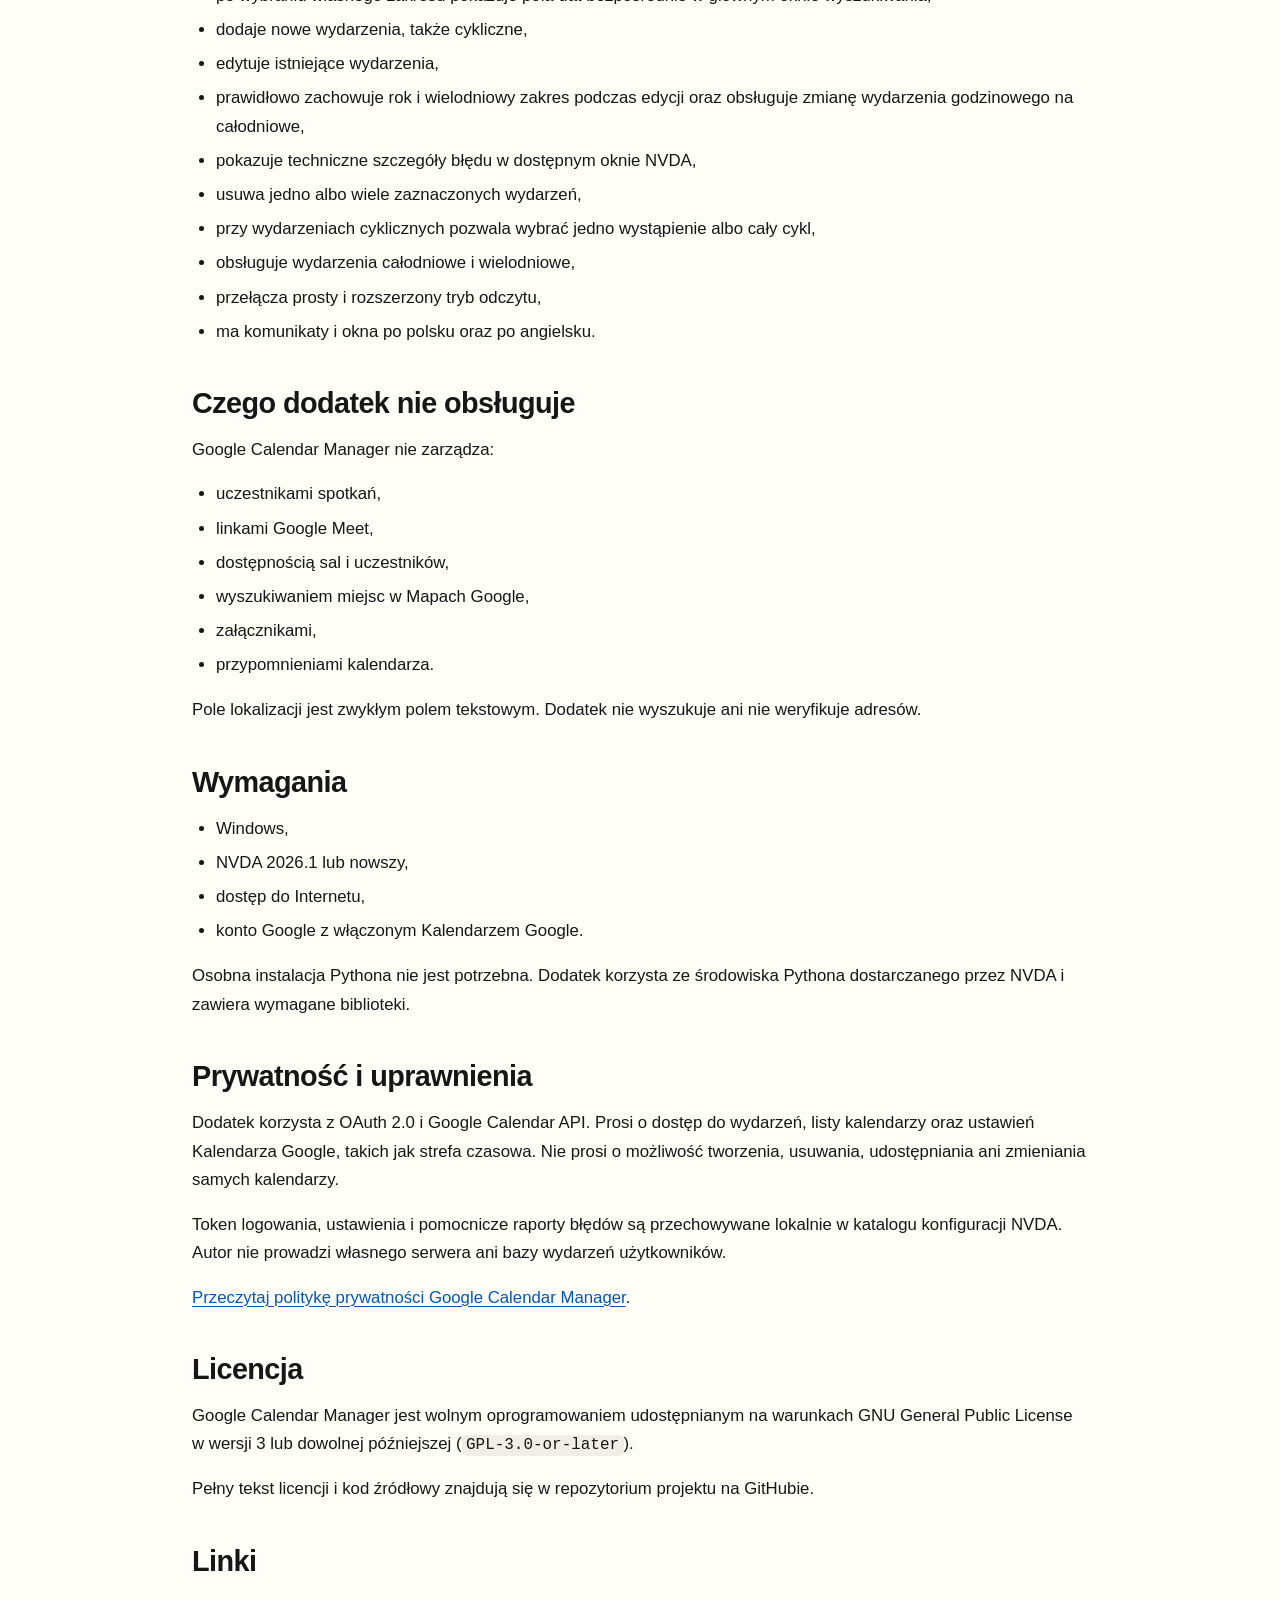
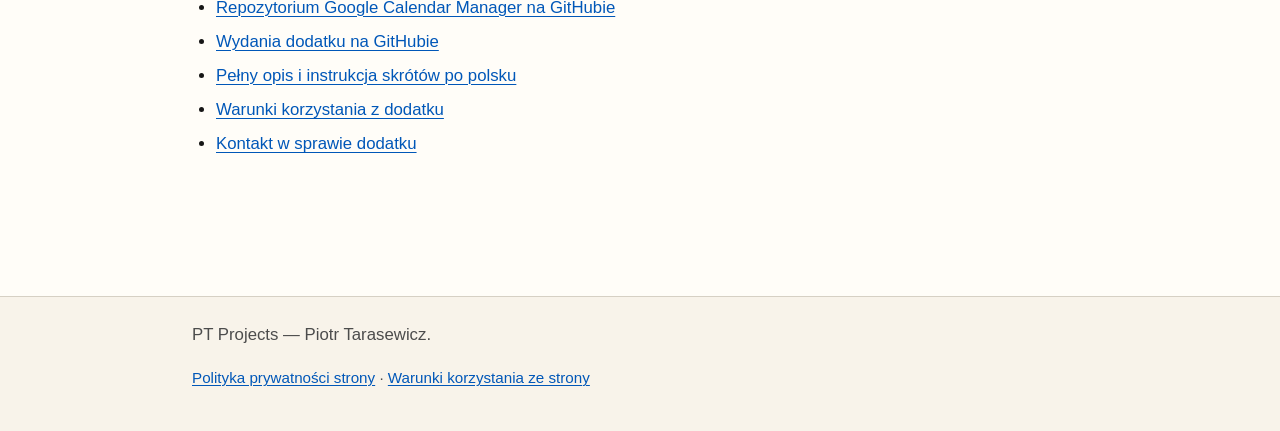
<file: projects/google-calendar-manager/index.html>
<!DOCTYPE html>
<html lang="pl">
<head>
  <meta charset="utf-8">
  <meta name="viewport" content="width=device-width, initial-scale=1">
  <title>Google Calendar Manager dla NVDA - PT Projects</title>
  <meta name="description" content="Google Calendar Manager 1.0.4: dostępny dodatek do NVDA do odczytywania, wyszukiwania, dodawania, edycji i usuwania wydarzeń Kalendarza Google.">
  <link rel="icon" href="../../assets/img/favicon.png" type="image/png">
  <link rel="stylesheet" href="../../styles.css">
</head>
<body>
  <a class="skip-link" href="#main-content">Przejdź do treści</a>
  <header class="site-header">
    <div class="header-inner">
      <div class="branding">
        <a class="site-logo-link" href="../../index.html" aria-label="PT Projects — strona główna">
          <img class="site-logo" src="../../assets/img/logo-pt-projects.png" alt="">
        </a>
        <p class="site-tagline">trochę projektów, coś o dostępności i nieco moich dźwięków</p>
      </div>
      <nav aria-label="Główne menu">
        <ul>
          <li><a href="../../index.html">Start</a></li>
          <li><a href="../../about.html">O mnie</a></li>
          <li><a href="../../projects.html" aria-current="page">Projekty</a></li>
          <li><a href="../../posts/index.html">Wpisy</a></li>
          <li><a href="../../music.html">Muzyka</a></li>
          <li><a href="../../accessibility.html">Dostępność</a></li>
          <li><a href="../../contact.html">Kontakt</a></li>
        </ul>
      </nav>
    </div>
  </header>

  <main id="main-content">
    <div class="content">
      <article>
        <h1>Google Calendar Manager dla NVDA</h1>
        <p class="meta">Wersja 1.0.4 — najnowsza publiczna wersja testowa</p>

        <section class="notice" aria-labelledby="test-status-heading">
          <h2 id="test-status-heading">Ważna informacja o logowaniu Google</h2>
          <p>Dodatek można pobrać i zainstalować publicznie. Logowanie Google działa obecnie tylko dla kont dodanych przeze mnie jako zatwierdzeni użytkownicy testowi OAuth.</p>
          <p>Pełne publiczne logowanie będzie możliwe po zakończeniu weryfikacji aplikacji OAuth przez Google. Jeśli chcesz przetestować dodatek, napisz na adres <a href="mailto:piotrktarasewicz@gmail.com">piotrktarasewicz@gmail.com</a>.</p>
        </section>

        <section class="section" aria-labelledby="download-heading">
          <h2 id="download-heading">Pobieranie</h2>
          <p><a href="https://github.com/piotrktarasewicz/nvda-google-calendar-manager/releases/download/v1.0.4/googleCalendarManager-1.0.4.nvda-addon">Pobierz Google Calendar Manager 1.0.4</a></p>
          <p>Plik ma rozszerzenie <code>.nvda-addon</code>. Po jego otwarciu NVDA zaproponuje instalację dodatku.</p>
          <p>SHA-256 paczki: <code>4253e0abf42893a0d56b18ac373a695c98cb900f6399854b55baa3d773c605aa</code>.</p>
          <p><a href="https://github.com/piotrktarasewicz/nvda-google-calendar-manager/releases/tag/v1.0.4" rel="noopener noreferrer">Zobacz opis wydania 1.0.4 na GitHubie</a>.</p>
        </section>

        <section class="section" aria-labelledby="what-it-does-heading">
          <h2 id="what-it-does-heading">Do czego służy dodatek</h2>
          <p>Google Calendar Manager pozwala korzystać z najważniejszych funkcji Kalendarza Google bez przechodzenia przez jego interfejs w przeglądarce. Dodatek jest obsługiwany z klawiatury i przekazuje informacje przez NVDA.</p>
          <p>Nie zastępuje pełnej strony Kalendarza Google, ale ułatwia szybkie sprawdzanie planu, wyszukiwanie wydarzeń oraz wykonywanie podstawowych operacji.</p>
        </section>

        <section class="section" aria-labelledby="features-heading">
          <h2 id="features-heading">Co potrafi</h2>
          <ul>
            <li>loguje użytkownika do Kalendarza Google przez przeglądarkę i informuje o stanie logowania,</li>
            <li>pozwala wybrać kalendarze używane przez dodatek,</li>
            <li>odczytuje wydarzenia na dziś i następne sześć dni,</li>
            <li>pokazuje wydarzenia dla dowolnie wybranego dnia,</li>
            <li>pozwala dodać wydarzenie bezpośrednio z okna wybranego dnia,</li>
            <li>wyszukuje wydarzenia według tekstu w gotowym zakresie jednego, trzech, sześciu lub dwunastu miesięcy,</li>
            <li>po wybraniu własnego zakresu pokazuje pola dat bezpośrednio w głównym oknie wyszukiwania,</li>
            <li>dodaje nowe wydarzenia, także cykliczne,</li>
            <li>edytuje istniejące wydarzenia,</li>
            <li>prawidłowo zachowuje rok i wielodniowy zakres podczas edycji oraz obsługuje zmianę wydarzenia godzinowego na całodniowe,</li>
            <li>pokazuje techniczne szczegóły błędu w dostępnym oknie NVDA,</li>
            <li>usuwa jedno albo wiele zaznaczonych wydarzeń,</li>
            <li>przy wydarzeniach cyklicznych pozwala wybrać jedno wystąpienie albo cały cykl,</li>
            <li>obsługuje wydarzenia całodniowe i wielodniowe,</li>
            <li>przełącza prosty i rozszerzony tryb odczytu,</li>
            <li>ma komunikaty i okna po polsku oraz po angielsku.</li>
          </ul>
        </section>

        <section class="section" aria-labelledby="not-included-heading">
          <h2 id="not-included-heading">Czego dodatek nie obsługuje</h2>
          <p>Google Calendar Manager nie zarządza:</p>
          <ul>
            <li>uczestnikami spotkań,</li>
            <li>linkami Google Meet,</li>
            <li>dostępnością sal i uczestników,</li>
            <li>wyszukiwaniem miejsc w Mapach Google,</li>
            <li>załącznikami,</li>
            <li>przypomnieniami kalendarza.</li>
          </ul>
          <p>Pole lokalizacji jest zwykłym polem tekstowym. Dodatek nie wyszukuje ani nie weryfikuje adresów.</p>
        </section>

        <section class="section" aria-labelledby="requirements-heading">
          <h2 id="requirements-heading">Wymagania</h2>
          <ul>
            <li>Windows,</li>
            <li>NVDA 2026.1 lub nowszy,</li>
            <li>dostęp do Internetu,</li>
            <li>konto Google z włączonym Kalendarzem Google.</li>
          </ul>
          <p>Osobna instalacja Pythona nie jest potrzebna. Dodatek korzysta ze środowiska Pythona dostarczanego przez NVDA i zawiera wymagane biblioteki.</p>
        </section>

        <section class="section" aria-labelledby="privacy-heading">
          <h2 id="privacy-heading">Prywatność i uprawnienia</h2>
          <p>Dodatek korzysta z OAuth 2.0 i Google Calendar API. Prosi o dostęp do wydarzeń, listy kalendarzy oraz ustawień Kalendarza Google, takich jak strefa czasowa. Nie prosi o możliwość tworzenia, usuwania, udostępniania ani zmieniania samych kalendarzy.</p>
          <p>Token logowania, ustawienia i pomocnicze raporty błędów są przechowywane lokalnie w katalogu konfiguracji NVDA. Autor nie prowadzi własnego serwera ani bazy wydarzeń użytkowników.</p>
          <p><a href="privacy.html">Przeczytaj politykę prywatności Google Calendar Manager</a>.</p>
        </section>

        <section class="section" aria-labelledby="license-heading">
          <h2 id="license-heading">Licencja</h2>
          <p>Google Calendar Manager jest wolnym oprogramowaniem udostępnianym na warunkach GNU General Public License w wersji 3 lub dowolnej późniejszej (<code>GPL-3.0-or-later</code>).</p>
          <p>Pełny tekst licencji i kod źródłowy znajdują się w repozytorium projektu na GitHubie.</p>
        </section>

        <section class="section" aria-labelledby="project-links-heading">
          <h2 id="project-links-heading">Linki</h2>
          <ul>
            <li><a href="https://github.com/piotrktarasewicz/nvda-google-calendar-manager" rel="noopener noreferrer">Repozytorium Google Calendar Manager na GitHubie</a></li>
            <li><a href="https://github.com/piotrktarasewicz/nvda-google-calendar-manager/releases" rel="noopener noreferrer">Wydania dodatku na GitHubie</a></li>
            <li><a href="https://github.com/piotrktarasewicz/nvda-google-calendar-manager/blob/main/README_pl.md" rel="noopener noreferrer">Pełny opis i instrukcja skrótów po polsku</a></li>
            <li><a href="terms.html">Warunki korzystania z dodatku</a></li>
            <li><a href="../../contact.html">Kontakt w sprawie dodatku</a></li>
          </ul>
        </section>
      </article>
    </div>
  </main>

  <footer>
    <div class="footer-inner">
      <p>PT Projects — Piotr Tarasewicz.</p>
      <p class="small"><a href="../../privacy.html">Polityka prywatności strony</a> · <a href="../../terms.html">Warunki korzystania ze strony</a></p>
    </div>
  </footer>
</body>
</html>
</file>
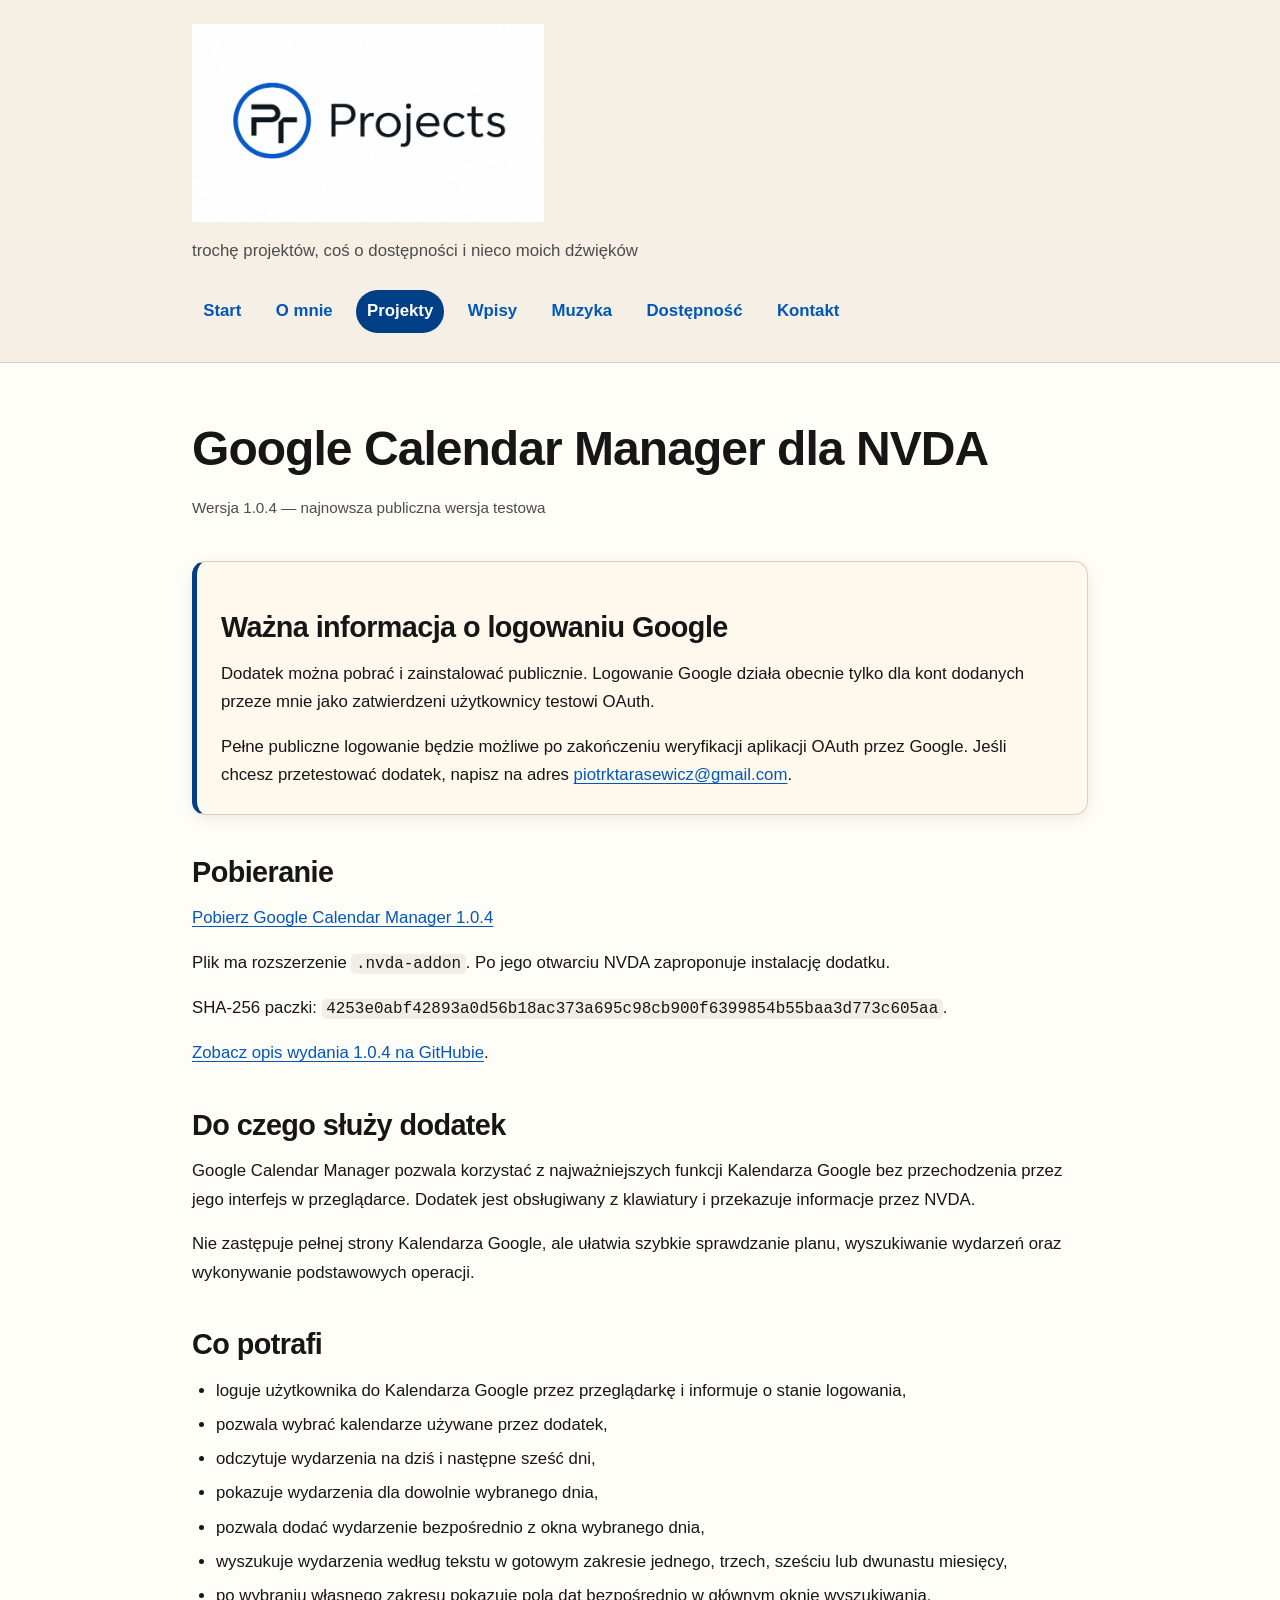
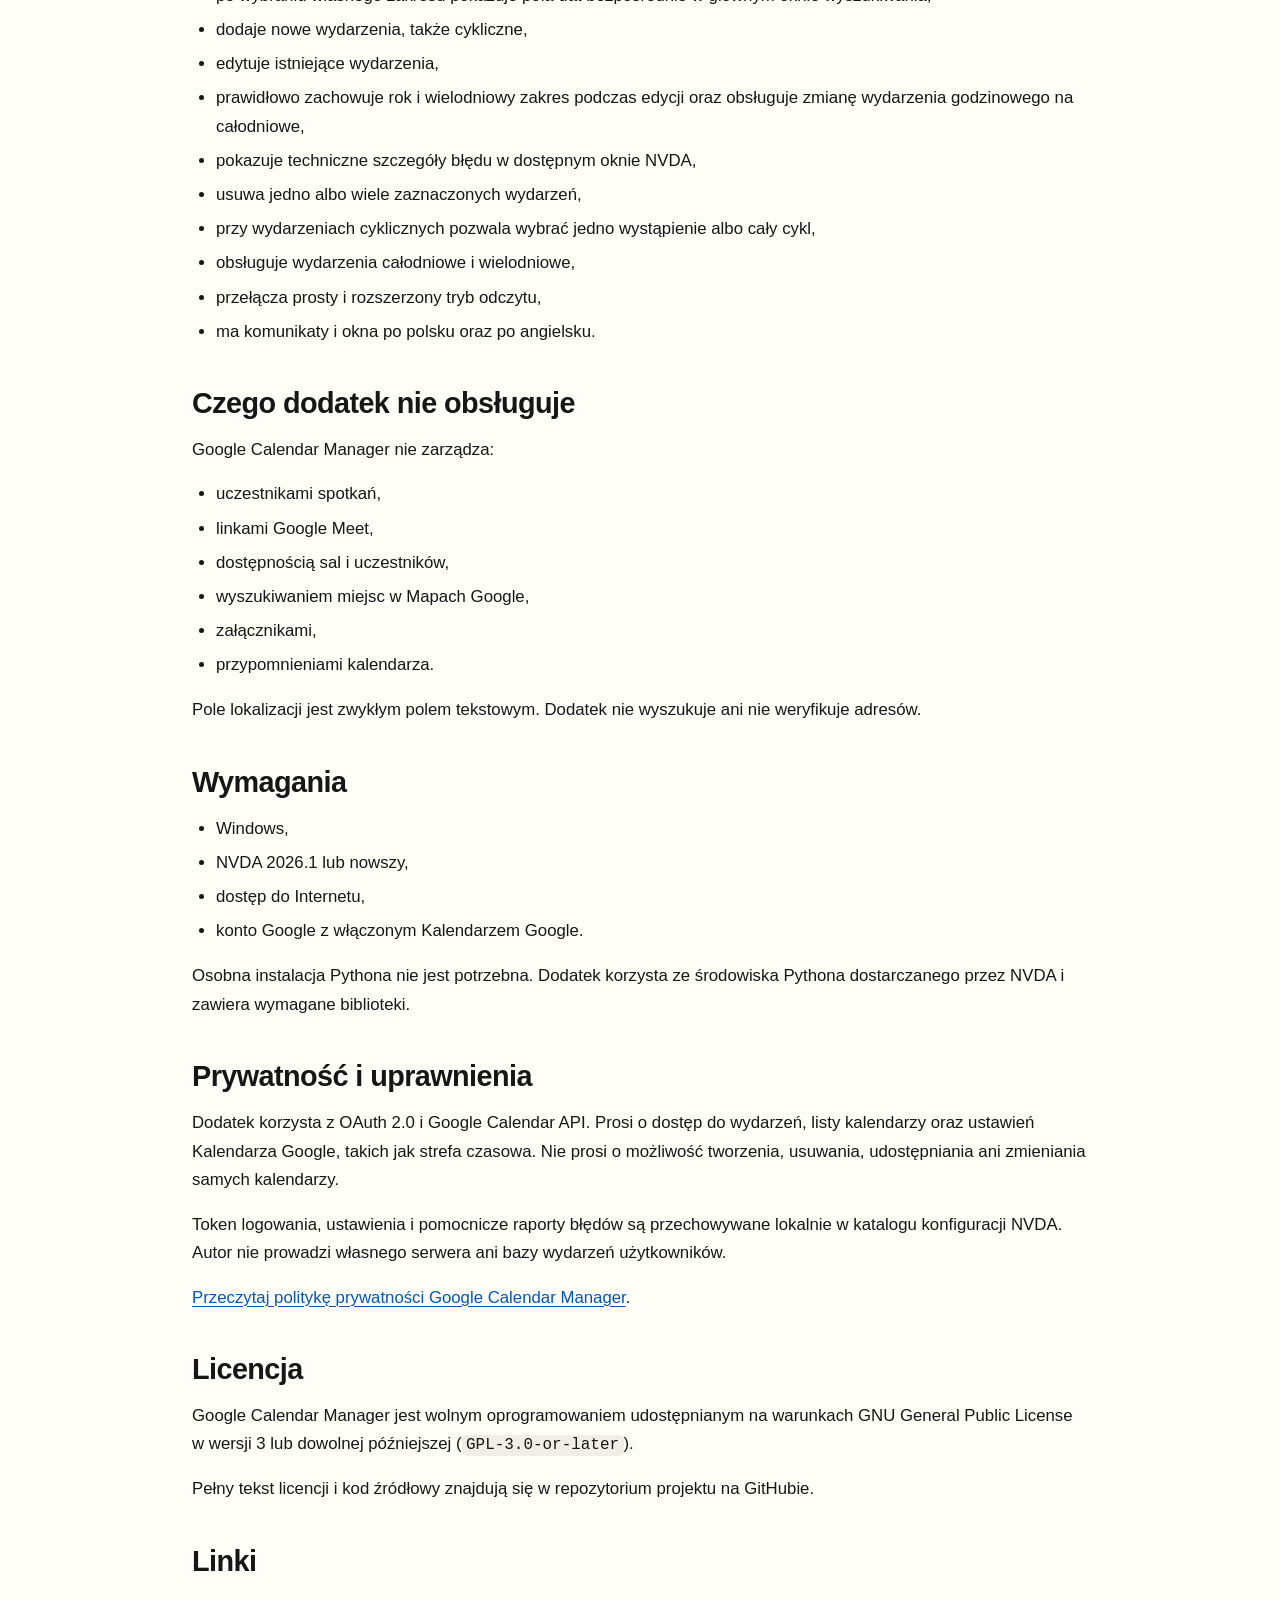
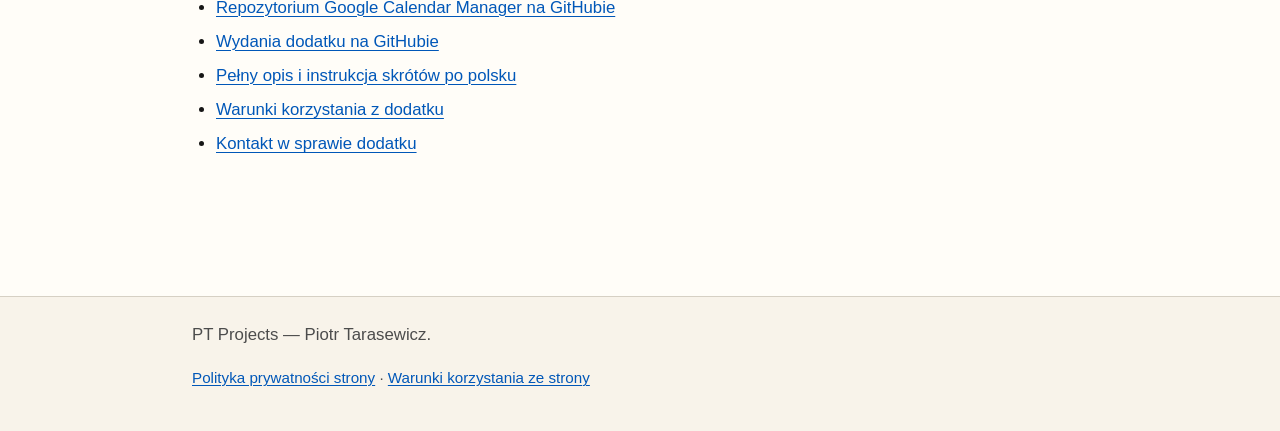
<file: projects/google-calendar-reader/index.html>
<!DOCTYPE html>
<html lang="pl">
<head>
  <meta charset="utf-8">
  <meta name="viewport" content="width=device-width, initial-scale=1">
  <title>Google Calendar Reader zmienił nazwę - PT Projects</title>
  <meta name="description" content="Google Calendar Reader zmienił nazwę na Google Calendar Manager. Przejdź do aktualnej strony projektu.">
  <meta http-equiv="refresh" content="0; url=../google-calendar-manager/">
  <link rel="canonical" href="https://ptprojects.app/projects/google-calendar-manager/">
  <link rel="icon" href="../../assets/img/favicon.png" type="image/png">
  <link rel="stylesheet" href="../../styles.css">
</head>
<body>
  <a class="skip-link" href="#main-content">Przejdź do treści</a>
  <header class="site-header">
    <div class="header-inner">
      <div class="branding">
        <a class="site-logo-link" href="../../index.html" aria-label="PT Projects — strona główna">
          <img class="site-logo" src="../../assets/img/logo-pt-projects.png" alt="">
        </a>
        <p class="site-tagline">trochę projektów, coś o dostępności i nieco moich dźwięków</p>
      </div>
    </div>
  </header>

  <main id="main-content">
    <div class="content">
      <h1>Google Calendar Reader zmienił nazwę</h1>
      <p>Projekt nosi teraz nazwę Google Calendar Manager i ma nowy adres.</p>
      <p><a href="../google-calendar-manager/">Przejdź do aktualnej strony Google Calendar Manager</a>.</p>
    </div>
  </main>

  <footer>
    <div class="footer-inner">
      <p>PT Projects — Piotr Tarasewicz.</p>
    </div>
  </footer>
</body>
</html>
</file>
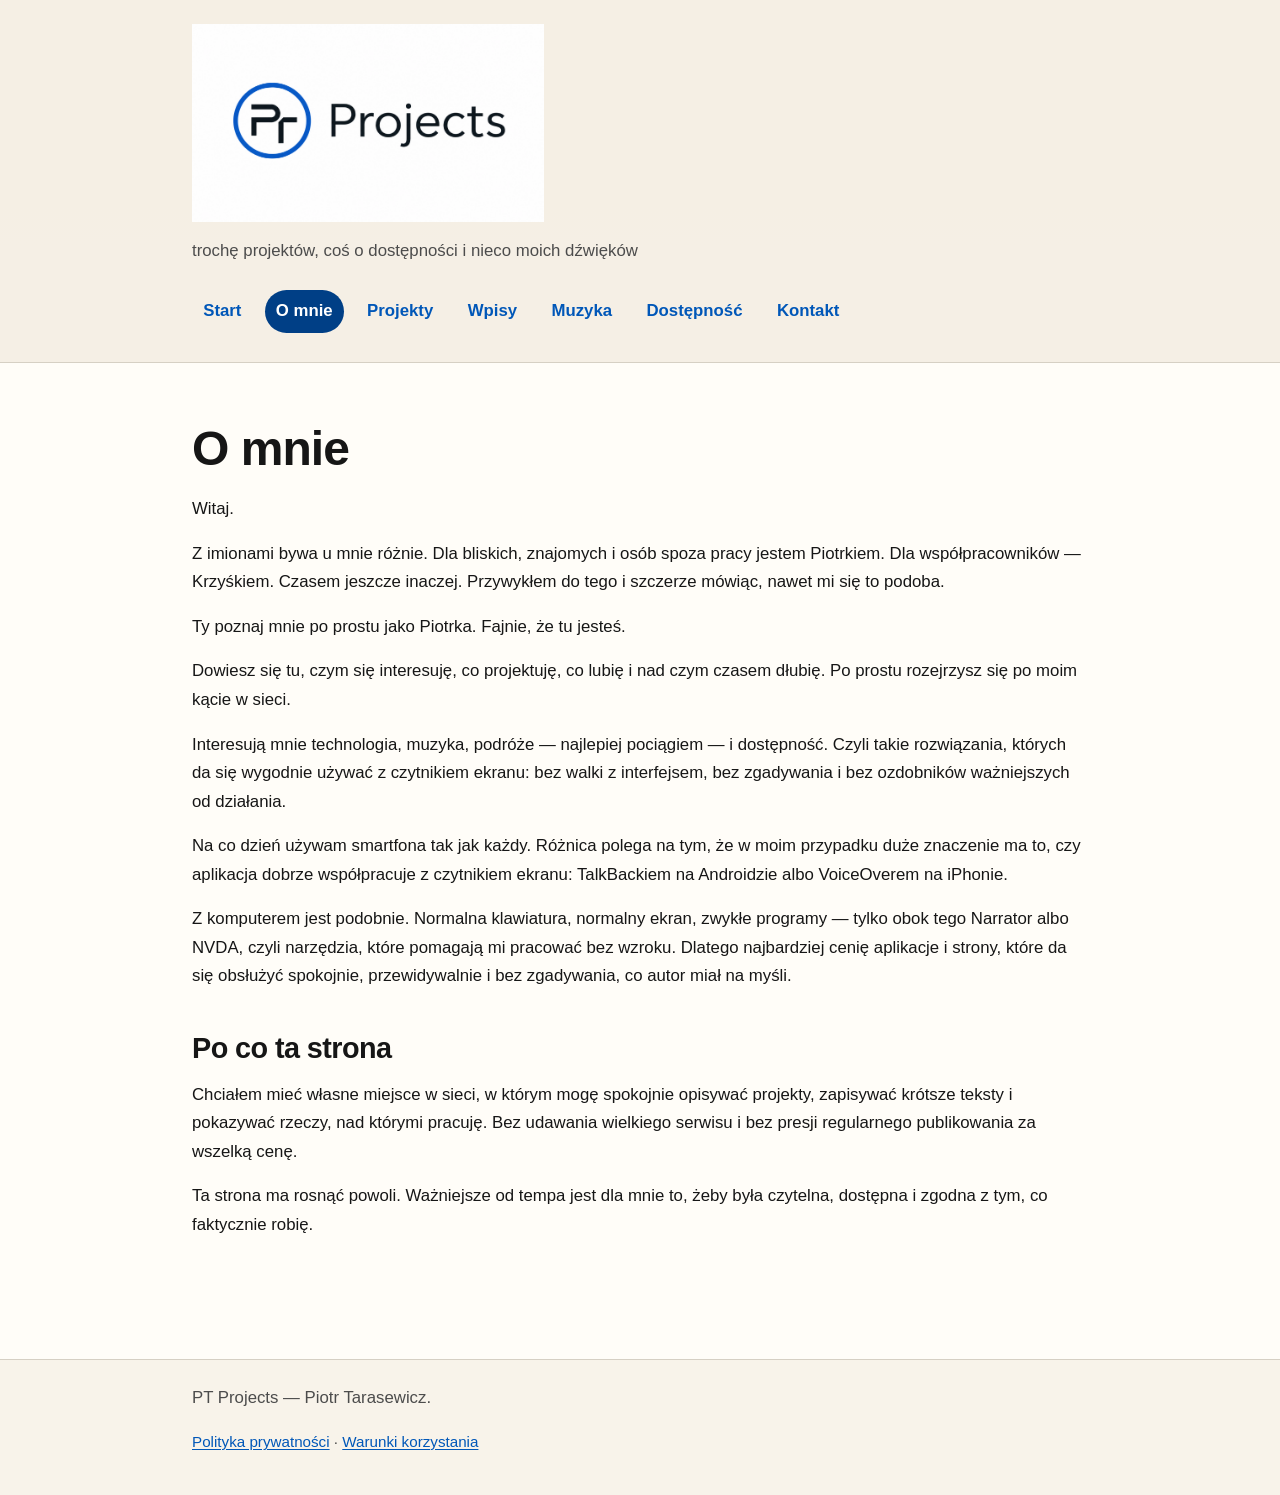
<file: about.html>
<!DOCTYPE html>
<html lang="pl">
<head>
  <meta charset="utf-8">
  <meta name="viewport" content="width=device-width, initial-scale=1">
  <title>O mnie - PT Projects</title>
  <meta name="description" content="Kilka słów o Piotrze Tarasewiczu, jego zainteresowaniach, projektach i podejściu do dostępności.">
  <link rel="icon" href="assets/img/favicon.png" type="image/png">
  <link rel="stylesheet" href="styles.css">
</head>
<body>
  <a class="skip-link" href="#main-content">Przejdź do treści</a>
  <header class="site-header">
    <div class="header-inner">
      <div class="branding">
        <a class="site-logo-link" href="index.html" aria-label="PT Projects — strona główna">
          <img class="site-logo" src="assets/img/logo-pt-projects.png" alt="">
        </a>
        <p class="site-tagline">trochę projektów, coś o dostępności i nieco moich dźwięków</p>
      </div>
      <nav aria-label="Główne menu">
        <ul>
          <li><a href="index.html">Start</a></li>
          <li><a href="about.html" aria-current="page">O mnie</a></li>
          <li><a href="projects.html">Projekty</a></li>
          <li><a href="posts/index.html">Wpisy</a></li>
          <li><a href="music.html">Muzyka</a></li>
          <li><a href="accessibility.html">Dostępność</a></li>
          <li><a href="contact.html">Kontakt</a></li>
        </ul>
      </nav>
    </div>
  </header>

  <main id="main-content">
    <div class="content">
      <h1>O mnie</h1>
      <p>Witaj.</p>
      <p>Z imionami bywa u mnie różnie. Dla bliskich, znajomych i osób spoza pracy jestem Piotrkiem. Dla współpracowników — Krzyśkiem. Czasem jeszcze inaczej. Przywykłem do tego i szczerze mówiąc, nawet mi się to podoba.</p>
      <p>Ty poznaj mnie po prostu jako Piotrka. Fajnie, że tu jesteś.</p>
      <p>Dowiesz się tu, czym się interesuję, co projektuję, co lubię i nad czym czasem dłubię. Po prostu rozejrzysz się po moim kącie w sieci.</p>
      <p>Interesują mnie technologia, muzyka, podróże — najlepiej pociągiem — i dostępność. Czyli takie rozwiązania, których da się wygodnie używać z czytnikiem ekranu: bez walki z interfejsem, bez zgadywania i bez ozdobników ważniejszych od działania.</p>
      <p>Na co dzień używam smartfona tak jak każdy. Różnica polega na tym, że w moim przypadku duże znaczenie ma to, czy aplikacja dobrze współpracuje z czytnikiem ekranu: TalkBackiem na Androidzie albo VoiceOverem na iPhonie.</p>
      <p>Z komputerem jest podobnie. Normalna klawiatura, normalny ekran, zwykłe programy — tylko obok tego Narrator albo NVDA, czyli narzędzia, które pomagają mi pracować bez wzroku. Dlatego najbardziej cenię aplikacje i strony, które da się obsłużyć spokojnie, przewidywalnie i bez zgadywania, co autor miał na myśli.</p>

      <section class="section" aria-labelledby="site-goal-heading">
        <h2 id="site-goal-heading">Po co ta strona</h2>
        <p>Chciałem mieć własne miejsce w sieci, w którym mogę spokojnie opisywać projekty, zapisywać krótsze teksty i pokazywać rzeczy, nad którymi pracuję. Bez udawania wielkiego serwisu i bez presji regularnego publikowania za wszelką cenę.</p>
        <p>Ta strona ma rosnąć powoli. Ważniejsze od tempa jest dla mnie to, żeby była czytelna, dostępna i zgodna z tym, co faktycznie robię.</p>
      </section>
    </div>
  </main>

  <footer>
    <div class="footer-inner">
      <p>PT Projects — Piotr Tarasewicz.</p>
      <p class="small"><a href="privacy.html">Polityka prywatności</a> · <a href="terms.html">Warunki korzystania</a></p>
    </div>
  </footer>
</body>
</html>
</file>
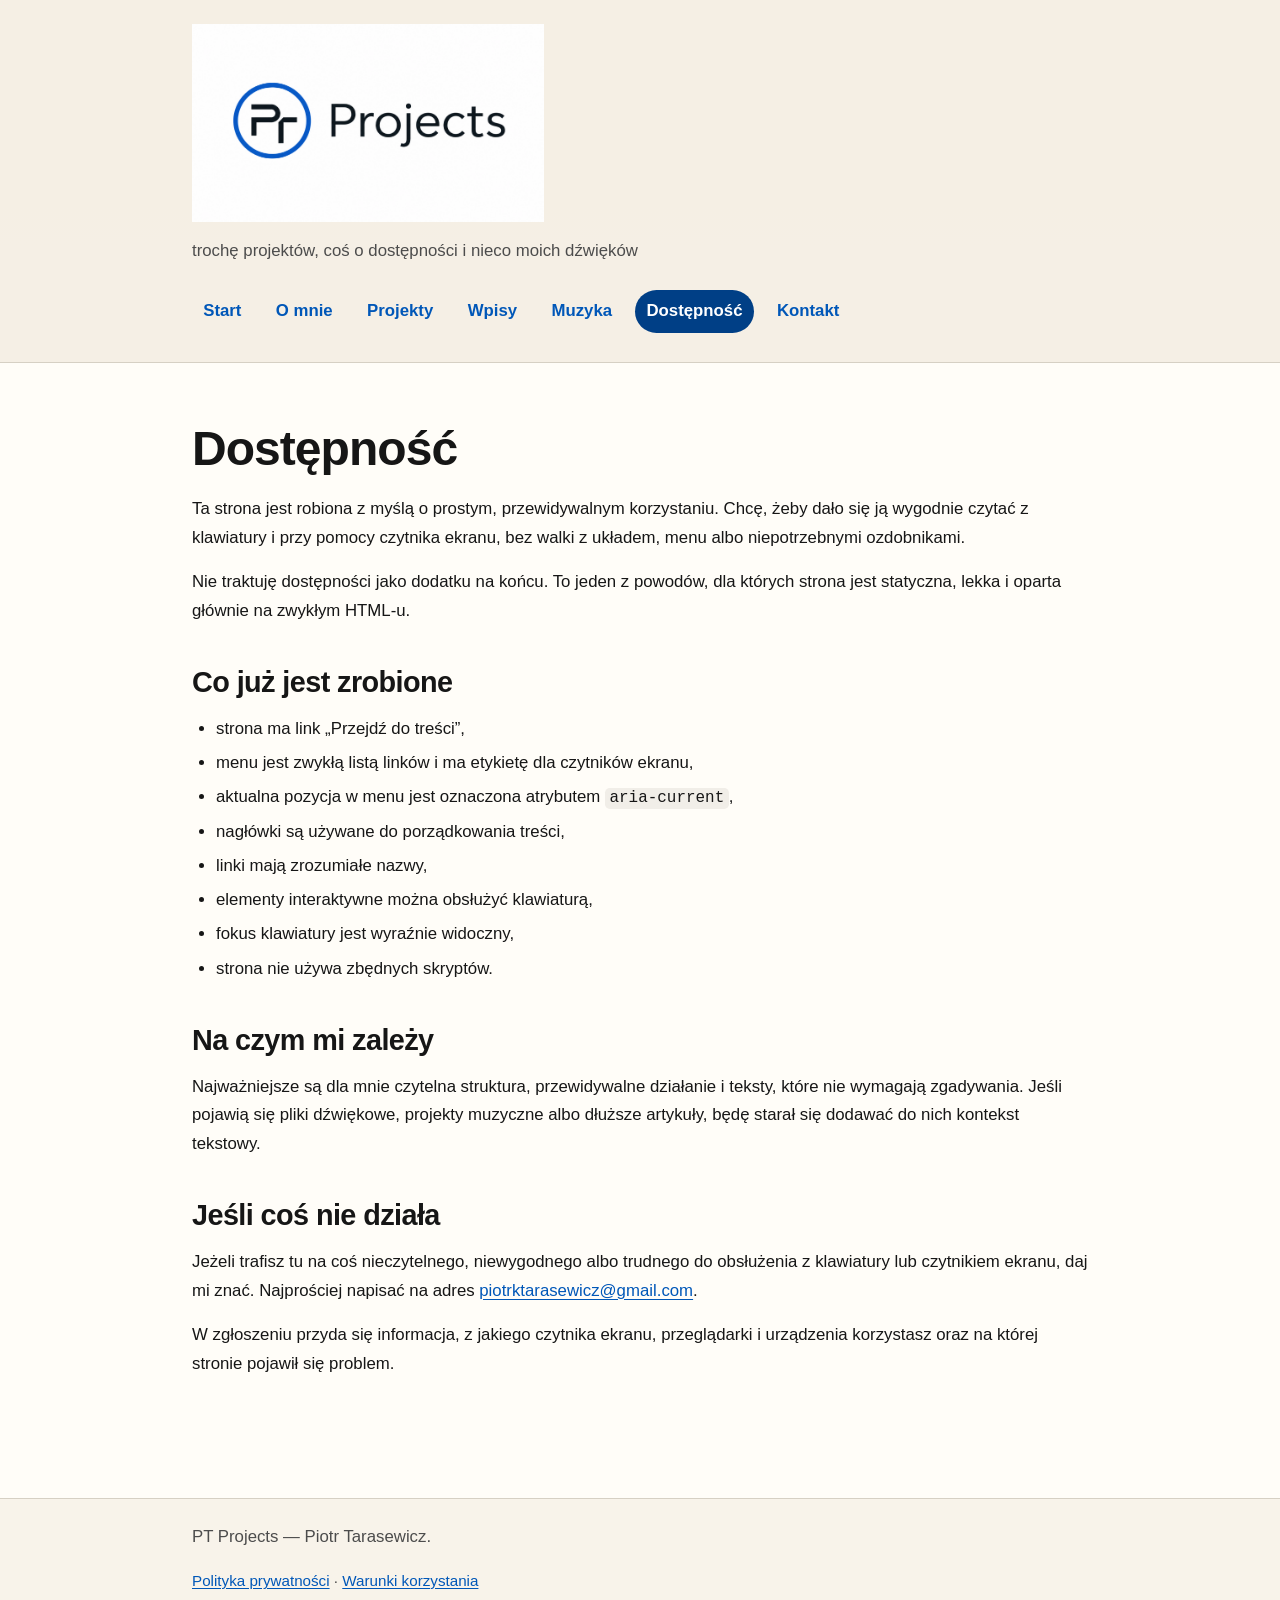
<file: accessibility.html>
<!DOCTYPE html>
<html lang="pl">
<head>
  <meta charset="utf-8">
  <meta name="viewport" content="width=device-width, initial-scale=1">
  <title>Dostępność - PT Projects</title>
  <meta name="description" content="Informacje o dostępności strony PT Projects i sposobach zgłaszania problemów.">
  <link rel="icon" href="assets/img/favicon.png" type="image/png">
  <link rel="stylesheet" href="styles.css">
</head>
<body>
  <a class="skip-link" href="#main-content">Przejdź do treści</a>
  <header class="site-header">
    <div class="header-inner">
      <div class="branding">
        <a class="site-logo-link" href="index.html" aria-label="PT Projects — strona główna">
          <img class="site-logo" src="assets/img/logo-pt-projects.png" alt="">
        </a>
        <p class="site-tagline">trochę projektów, coś o dostępności i nieco moich dźwięków</p>
      </div>
      <nav aria-label="Główne menu">
        <ul>
          <li><a href="index.html">Start</a></li>
          <li><a href="about.html">O mnie</a></li>
          <li><a href="projects.html">Projekty</a></li>
          <li><a href="posts/index.html">Wpisy</a></li>
          <li><a href="music.html">Muzyka</a></li>
          <li><a href="accessibility.html" aria-current="page">Dostępność</a></li>
          <li><a href="contact.html">Kontakt</a></li>
        </ul>
      </nav>
    </div>
  </header>

  <main id="main-content">
    <div class="content">
      <h1>Dostępność</h1>
      <p>Ta strona jest robiona z myślą o prostym, przewidywalnym korzystaniu. Chcę, żeby dało się ją wygodnie czytać z klawiatury i przy pomocy czytnika ekranu, bez walki z układem, menu albo niepotrzebnymi ozdobnikami.</p>
      <p>Nie traktuję dostępności jako dodatku na końcu. To jeden z powodów, dla których strona jest statyczna, lekka i oparta głównie na zwykłym HTML-u.</p>

      <section class="section" aria-labelledby="what-is-here-heading">
        <h2 id="what-is-here-heading">Co już jest zrobione</h2>
        <ul>
          <li>strona ma link „Przejdź do treści”,</li>
          <li>menu jest zwykłą listą linków i ma etykietę dla czytników ekranu,</li>
          <li>aktualna pozycja w menu jest oznaczona atrybutem <code>aria-current</code>,</li>
          <li>nagłówki są używane do porządkowania treści,</li>
          <li>linki mają zrozumiałe nazwy,</li>
          <li>elementy interaktywne można obsłużyć klawiaturą,</li>
          <li>fokus klawiatury jest wyraźnie widoczny,</li>
          <li>strona nie używa zbędnych skryptów.</li>
        </ul>
      </section>

      <section class="section" aria-labelledby="rules-heading">
        <h2 id="rules-heading">Na czym mi zależy</h2>
        <p>Najważniejsze są dla mnie czytelna struktura, przewidywalne działanie i teksty, które nie wymagają zgadywania. Jeśli pojawią się pliki dźwiękowe, projekty muzyczne albo dłuższe artykuły, będę starał się dodawać do nich kontekst tekstowy.</p>
      </section>

      <section class="section" aria-labelledby="feedback-heading">
        <h2 id="feedback-heading">Jeśli coś nie działa</h2>
        <p>Jeżeli trafisz tu na coś nieczytelnego, niewygodnego albo trudnego do obsłużenia z klawiatury lub czytnikiem ekranu, daj mi znać. Najprościej napisać na adres <a href="mailto:piotrktarasewicz@gmail.com">piotrktarasewicz@gmail.com</a>.</p>
        <p>W zgłoszeniu przyda się informacja, z jakiego czytnika ekranu, przeglądarki i urządzenia korzystasz oraz na której stronie pojawił się problem.</p>
      </section>
    </div>
  </main>

  <footer>
    <div class="footer-inner">
      <p>PT Projects — Piotr Tarasewicz.</p>
      <p class="small"><a href="privacy.html">Polityka prywatności</a> · <a href="terms.html">Warunki korzystania</a></p>
    </div>
  </footer>
</body>
</html>
</file>
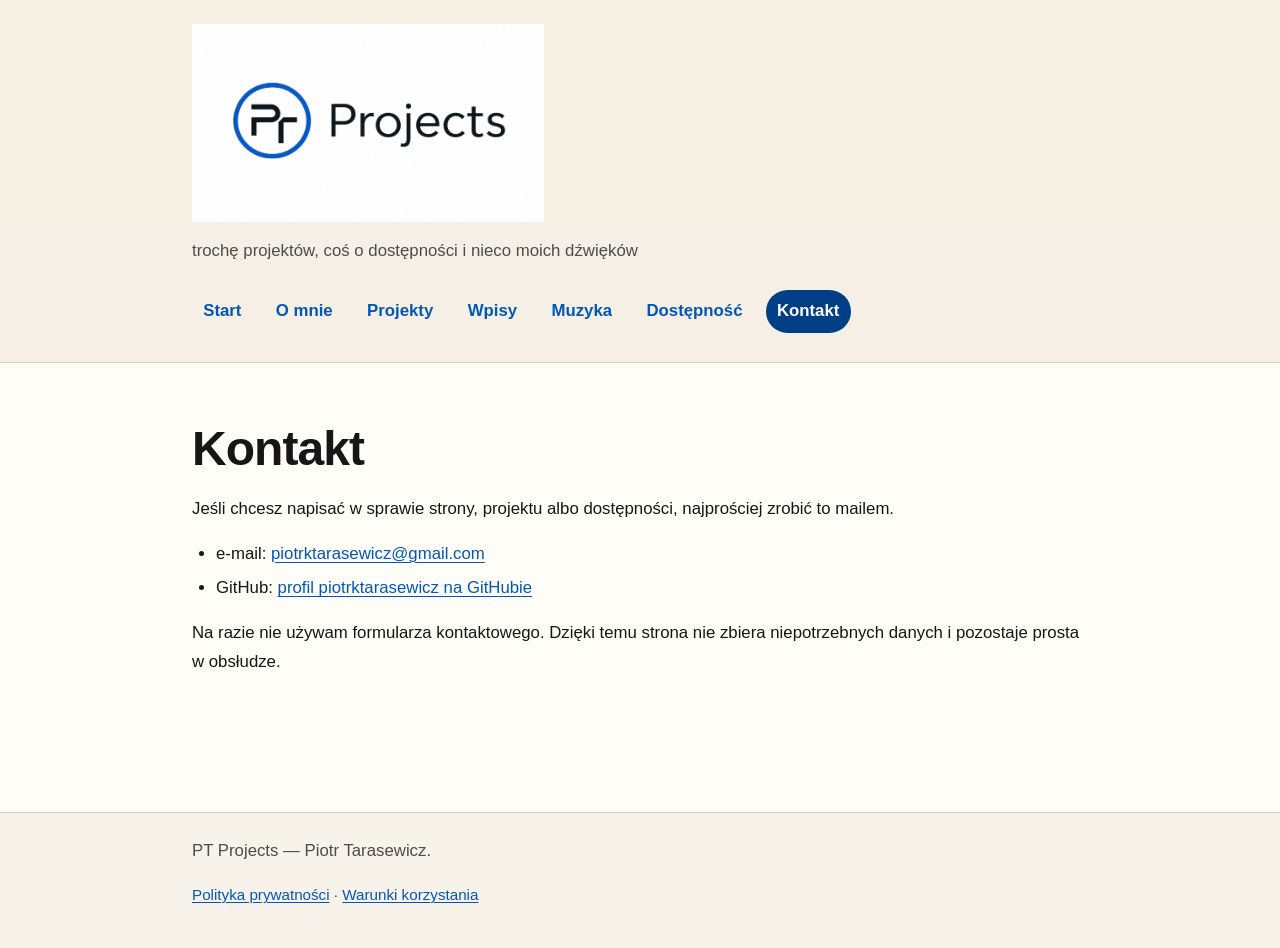
<file: contact.html>
<!DOCTYPE html>
<html lang="pl">
<head>
  <meta charset="utf-8">
  <meta name="viewport" content="width=device-width, initial-scale=1">
  <title>Kontakt - PT Projects</title>
  <meta name="description" content="Kontakt z Piotrem Tarasewiczem w sprawie strony, projektów i dostępności.">
  <link rel="icon" href="assets/img/favicon.png" type="image/png">
  <link rel="stylesheet" href="styles.css">
</head>
<body>
  <a class="skip-link" href="#main-content">Przejdź do treści</a>
  <header class="site-header">
    <div class="header-inner">
      <div class="branding">
        <a class="site-logo-link" href="index.html" aria-label="PT Projects — strona główna">
          <img class="site-logo" src="assets/img/logo-pt-projects.png" alt="">
        </a>
        <p class="site-tagline">trochę projektów, coś o dostępności i nieco moich dźwięków</p>
      </div>
      <nav aria-label="Główne menu">
        <ul>
          <li><a href="index.html">Start</a></li>
          <li><a href="about.html">O mnie</a></li>
          <li><a href="projects.html">Projekty</a></li>
          <li><a href="posts/index.html">Wpisy</a></li>
          <li><a href="music.html">Muzyka</a></li>
          <li><a href="accessibility.html">Dostępność</a></li>
          <li><a href="contact.html" aria-current="page">Kontakt</a></li>
        </ul>
      </nav>
    </div>
  </header>

  <main id="main-content">
    <div class="content">
      <h1>Kontakt</h1>
      <p>Jeśli chcesz napisać w sprawie strony, projektu albo dostępności, najprościej zrobić to mailem.</p>
      <ul>
        <li>e-mail: <a href="mailto:piotrktarasewicz@gmail.com">piotrktarasewicz@gmail.com</a></li>
        <li>GitHub: <a href="https://github.com/piotrktarasewicz" rel="noopener noreferrer">profil piotrktarasewicz na GitHubie</a></li>
      </ul>
      <p>Na razie nie używam formularza kontaktowego. Dzięki temu strona nie zbiera niepotrzebnych danych i pozostaje prosta w obsłudze.</p>
    </div>
  </main>

  <footer>
    <div class="footer-inner">
      <p>PT Projects — Piotr Tarasewicz.</p>
      <p class="small"><a href="privacy.html">Polityka prywatności</a> · <a href="terms.html">Warunki korzystania</a></p>
    </div>
  </footer>
</body>
</html>
</file>
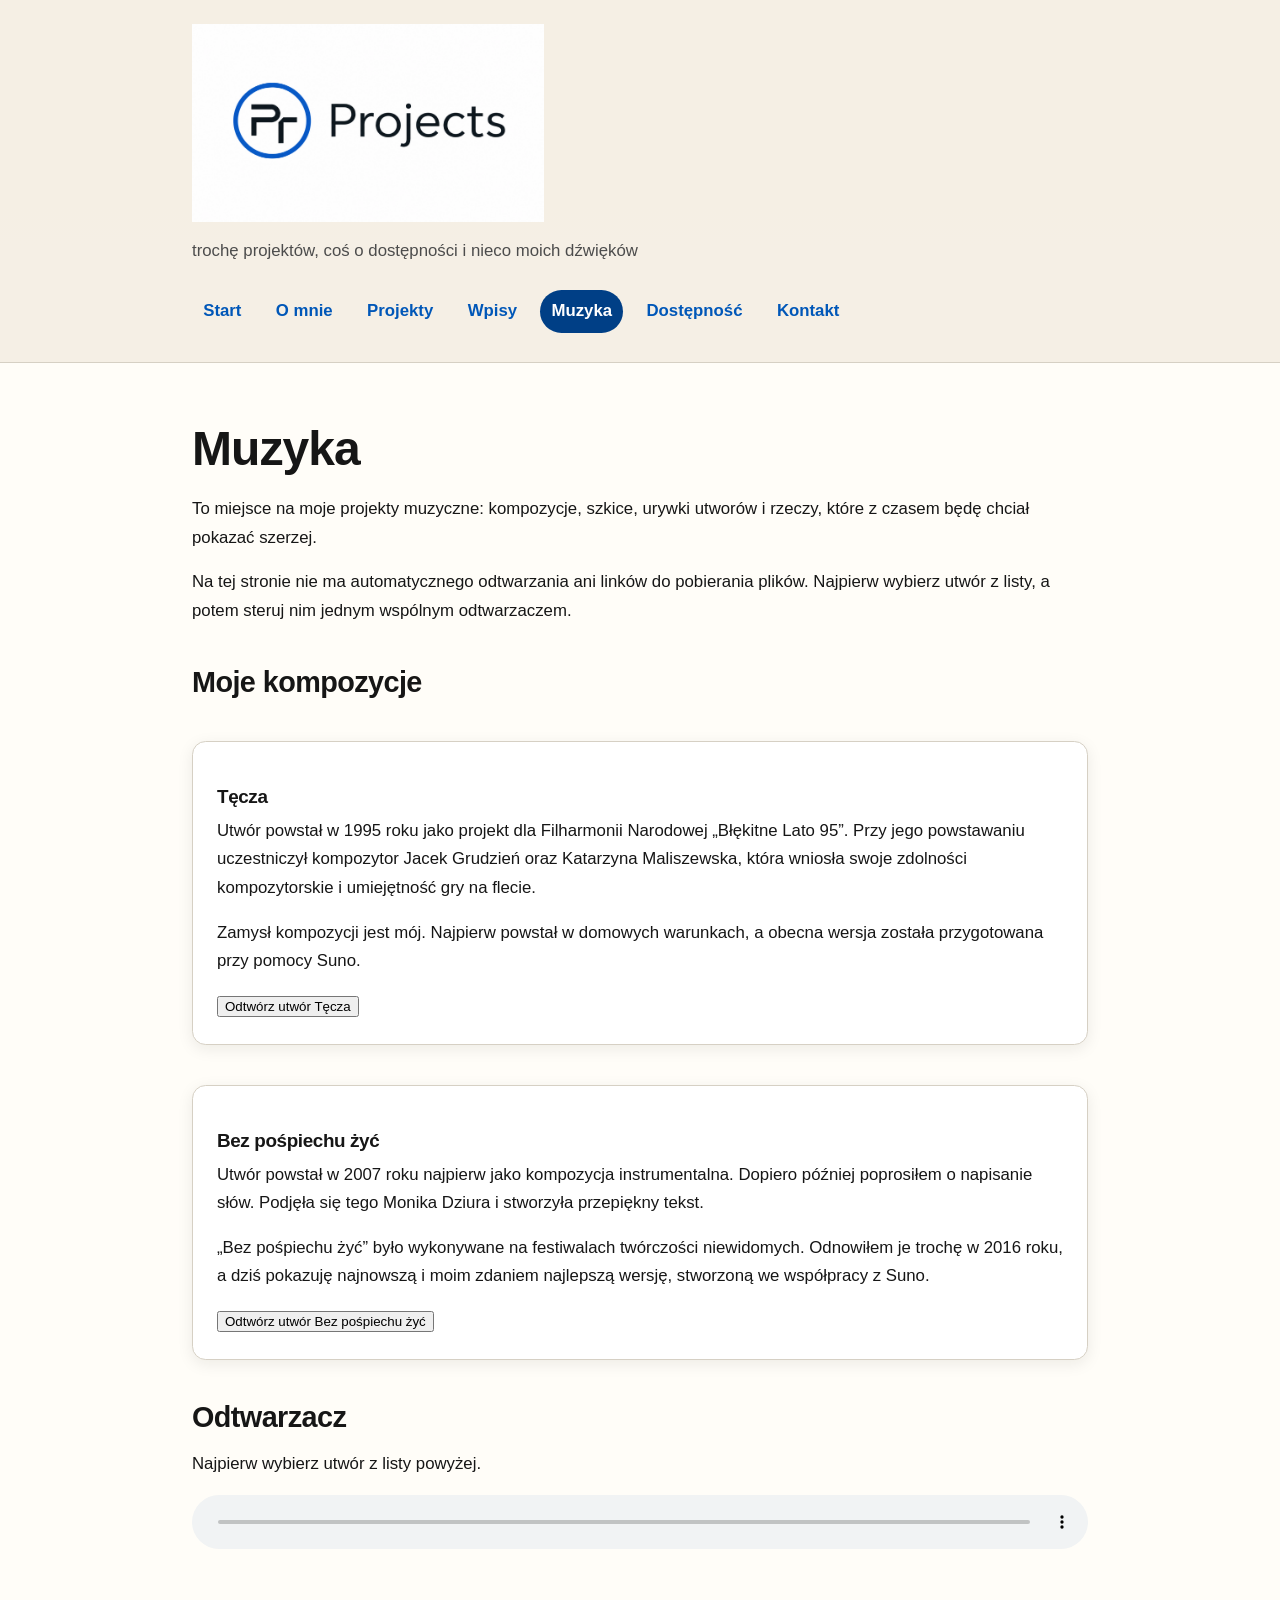
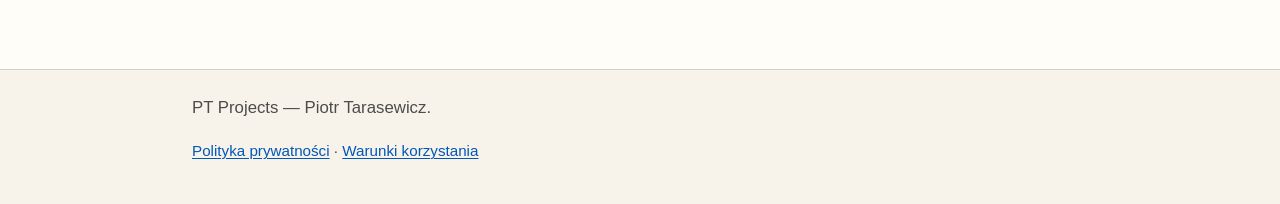
<file: music.html>
<!DOCTYPE html>
<html lang="pl">
<head>
  <meta charset="utf-8">
  <meta name="viewport" content="width=device-width, initial-scale=1">
  <title>Muzyka - PT Projects</title>
  <meta name="description" content="Projekty muzyczne Piotra Tarasewicza: kompozycje, szkice i własne utwory do posłuchania.">
  <link rel="icon" href="assets/img/favicon.png" type="image/png">
  <link rel="stylesheet" href="styles.css">
</head>
<body>
  <a class="skip-link" href="#main-content">Przejdź do treści</a>
  <header class="site-header">
    <div class="header-inner">
      <div class="branding">
        <a class="site-logo-link" href="index.html" aria-label="PT Projects — strona główna">
          <img class="site-logo" src="assets/img/logo-pt-projects.png" alt="">
        </a>
        <p class="site-tagline">trochę projektów, coś o dostępności i nieco moich dźwięków</p>
      </div>
      <nav aria-label="Główne menu">
        <ul>
          <li><a href="index.html">Start</a></li>
          <li><a href="about.html">O mnie</a></li>
          <li><a href="projects.html">Projekty</a></li>
          <li><a href="posts/index.html">Wpisy</a></li>
          <li><a href="music.html" aria-current="page">Muzyka</a></li>
          <li><a href="accessibility.html">Dostępność</a></li>
          <li><a href="contact.html">Kontakt</a></li>
        </ul>
      </nav>
    </div>
  </header>

  <main id="main-content">
    <div class="content">
      <h1>Muzyka</h1>
      <p>To miejsce na moje projekty muzyczne: kompozycje, szkice, urywki utworów i rzeczy, które z czasem będę chciał pokazać szerzej.</p>
      <p>Na tej stronie nie ma automatycznego odtwarzania ani linków do pobierania plików. Najpierw wybierz utwór z listy, a potem steruj nim jednym wspólnym odtwarzaczem.</p>

      <section class="section" aria-labelledby="compositions-heading">
        <h2 id="compositions-heading">Moje kompozycje</h2>

        <article class="card">
          <h3>Tęcza</h3>
          <p>Utwór powstał w 1995 roku jako projekt dla Filharmonii Narodowej „Błękitne Lato 95”. Przy jego powstawaniu uczestniczył kompozytor Jacek Grudzień oraz Katarzyna Maliszewska, która wniosła swoje zdolności kompozytorskie i umiejętność gry na flecie.</p>
          <p>Zamysł kompozycji jest mój. Najpierw powstał w domowych warunkach, a obecna wersja została przygotowana przy pomocy Suno.</p>
          <button type="button" class="track-button" data-src="assets/audio/Tecza.mp3" data-title="Tęcza">Odtwórz utwór Tęcza</button>
        </article>

        <article class="card">
          <h3>Bez pośpiechu żyć</h3>
          <p>Utwór powstał w 2007 roku najpierw jako kompozycja instrumentalna. Dopiero później poprosiłem o napisanie słów. Podjęła się tego Monika Dziura i stworzyła przepiękny tekst.</p>
          <p>„Bez pośpiechu żyć” było wykonywane na festiwalach twórczości niewidomych. Odnowiłem je trochę w 2016 roku, a dziś pokazuję najnowszą i moim zdaniem najlepszą wersję, stworzoną we współpracy z Suno.</p>
          <button type="button" class="track-button" data-src="assets/audio/bez-pospiechu-zyc.mp3" data-title="Bez pośpiechu żyć">Odtwórz utwór Bez pośpiechu żyć</button>
        </article>
      </section>

      <section class="section" aria-labelledby="player-heading">
        <h2 id="player-heading">Odtwarzacz</h2>
        <p id="current-track" aria-live="polite">Najpierw wybierz utwór z listy powyżej.</p>
        <audio id="music-player" controls preload="metadata" aria-label="Odtwarzacz muzyki">
          Twoja przeglądarka nie obsługuje odtwarzacza audio.
        </audio>
      </section>
    </div>
  </main>

  <footer>
    <div class="footer-inner">
      <p>PT Projects — Piotr Tarasewicz.</p>
      <p class="small"><a href="privacy.html">Polityka prywatności</a> · <a href="terms.html">Warunki korzystania</a></p>
    </div>
  </footer>
  <script>
    (function () {
      'use strict';

      const player = document.getElementById('music-player');
      const currentTrack = document.getElementById('current-track');
      const trackButtons = Array.from(document.querySelectorAll('.track-button'));
      const siteRoot = window.location.pathname.indexOf('/ptprojects/') === 0 ? '/ptprojects/' : '/';

      if (!player || !currentTrack || trackButtons.length === 0) {
        return;
      }

      trackButtons.forEach(function (button) {
        button.addEventListener('click', function () {
          const source = button.getAttribute('data-src');
          const title = button.getAttribute('data-title');

          if (!source || !title) {
            return;
          }

          const sourceUrl = new URL(siteRoot + source, window.location.origin).href;

          if (player.src !== sourceUrl) {
            player.pause();
            player.src = sourceUrl;
            player.setAttribute('aria-label', 'Odtwarzacz muzyki: ' + title);
            player.load();
          }

          currentTrack.textContent = 'Wybrany utwór: ' + title + '.';

          const playback = player.play();

          if (playback && typeof playback.catch === 'function') {
            playback.catch(function () {
              currentTrack.textContent = 'Wybrany utwór: ' + title + '. Naciśnij przycisk odtwarzania w odtwarzaczu.';
              player.focus();
            });
          }
        });
      });
    }());
  </script>
</body>
</html>
</file>
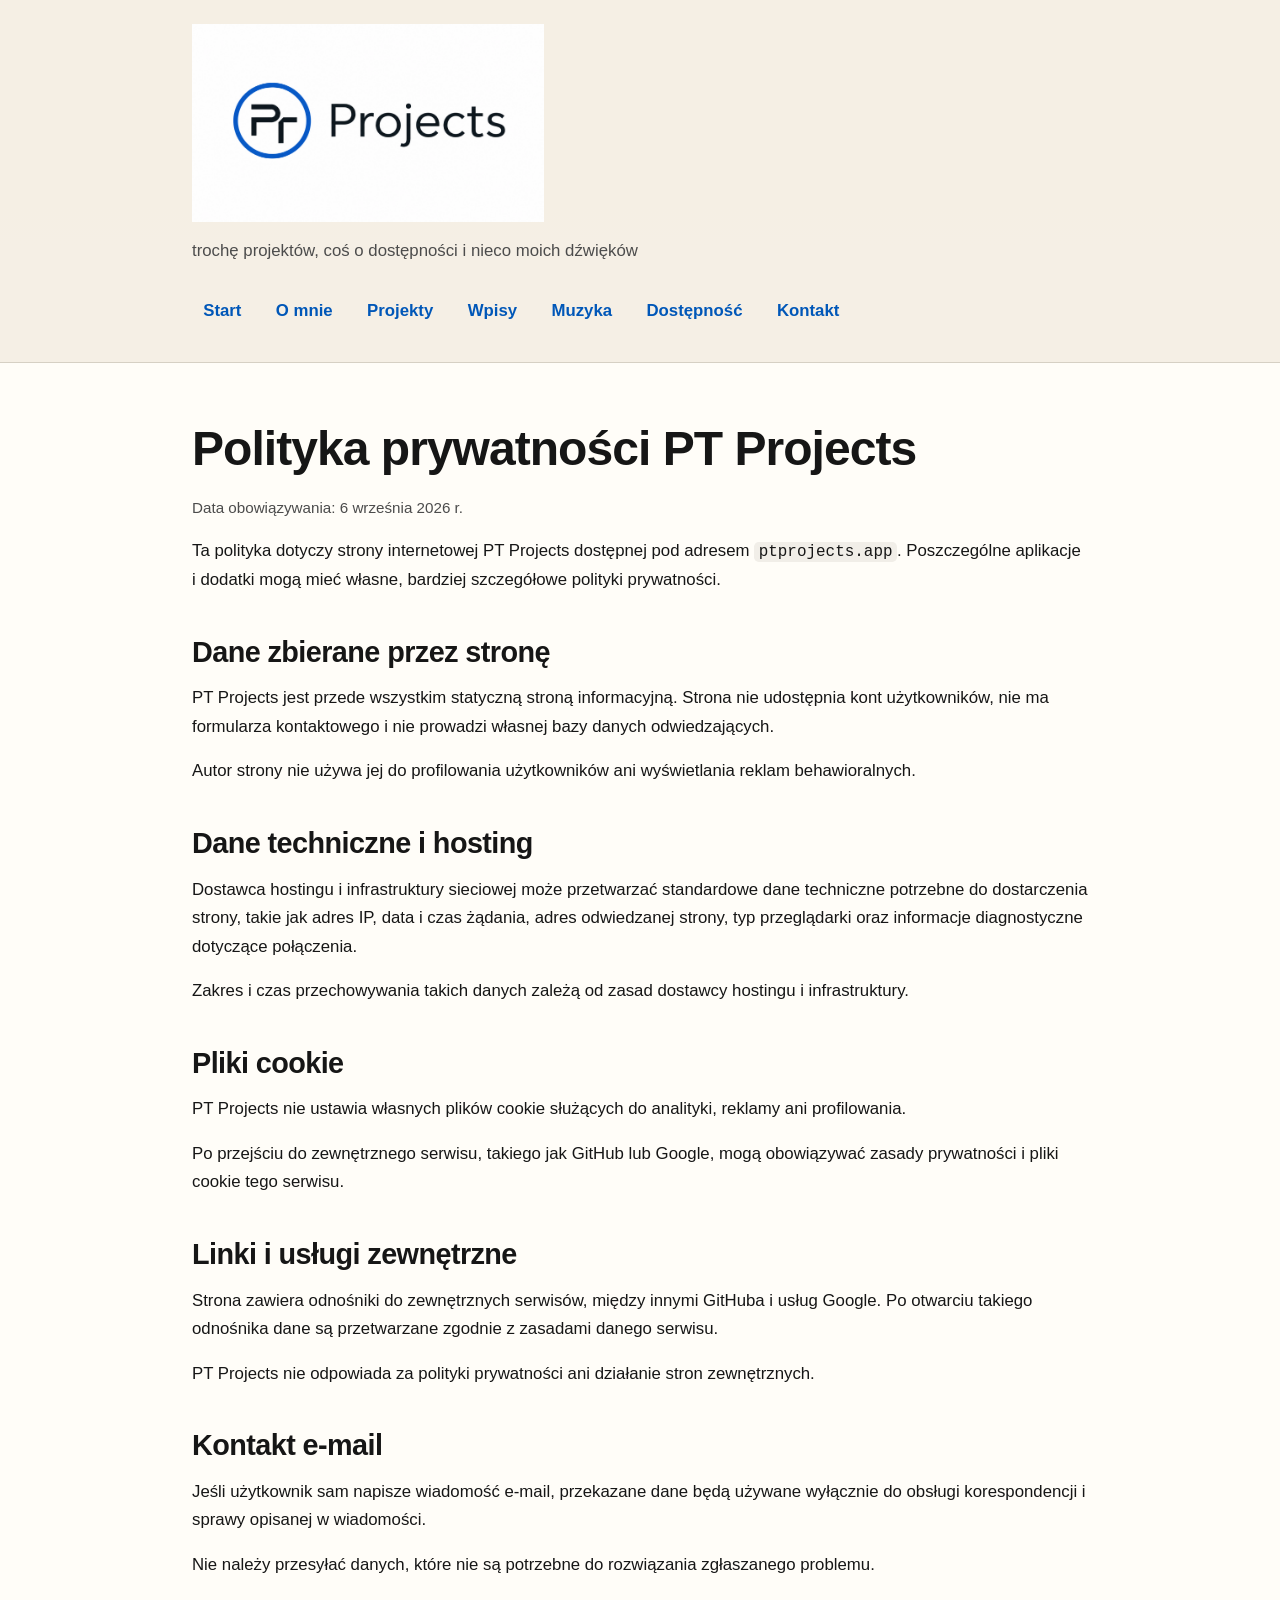
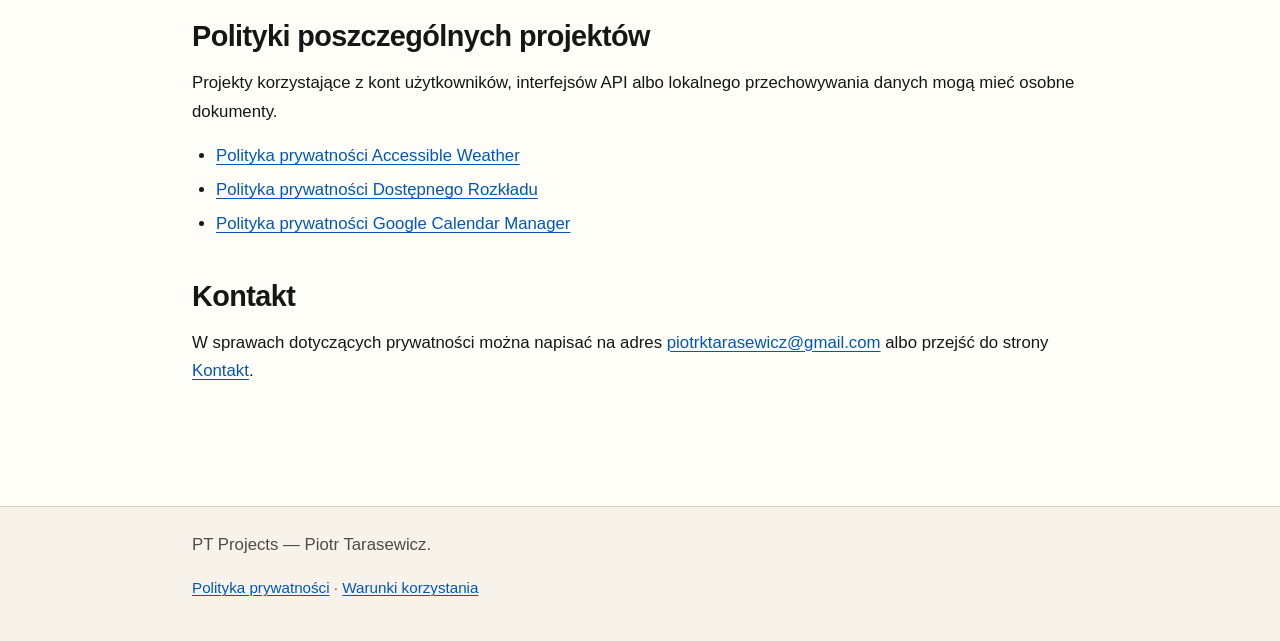
<file: privacy.html>
<!DOCTYPE html>
<html lang="pl">
<head>
  <meta charset="utf-8">
  <meta name="viewport" content="width=device-width, initial-scale=1">
  <title>Polityka prywatności - PT Projects</title>
  <meta name="description" content="Polityka prywatności strony PT Projects, informacje o danych technicznych, odnośnikach zewnętrznych i kontakcie.">
  <link rel="icon" href="assets/img/favicon.png" type="image/png">
  <link rel="stylesheet" href="styles.css">
</head>
<body>
  <a class="skip-link" href="#main-content">Przejdź do treści</a>
  <header class="site-header">
    <div class="header-inner">
      <div class="branding">
        <a class="site-logo-link" href="index.html" aria-label="PT Projects — strona główna">
          <img class="site-logo" src="assets/img/logo-pt-projects.png" alt="">
        </a>
        <p class="site-tagline">trochę projektów, coś o dostępności i nieco moich dźwięków</p>
      </div>
      <nav aria-label="Główne menu">
        <ul>
          <li><a href="index.html">Start</a></li>
          <li><a href="about.html">O mnie</a></li>
          <li><a href="projects.html">Projekty</a></li>
          <li><a href="posts/index.html">Wpisy</a></li>
          <li><a href="music.html">Muzyka</a></li>
          <li><a href="accessibility.html">Dostępność</a></li>
          <li><a href="contact.html">Kontakt</a></li>
        </ul>
      </nav>
    </div>
  </header>

  <main id="main-content">
    <div class="content">
      <article>
        <h1>Polityka prywatności PT Projects</h1>
        <p class="meta">Data obowiązywania: 6 września 2026 r.</p>
        <p>Ta polityka dotyczy strony internetowej PT Projects dostępnej pod adresem <code>ptprojects.app</code>. Poszczególne aplikacje i dodatki mogą mieć własne, bardziej szczegółowe polityki prywatności.</p>

        <section class="section" aria-labelledby="site-data-heading">
          <h2 id="site-data-heading">Dane zbierane przez stronę</h2>
          <p>PT Projects jest przede wszystkim statyczną stroną informacyjną. Strona nie udostępnia kont użytkowników, nie ma formularza kontaktowego i nie prowadzi własnej bazy danych odwiedzających.</p>
          <p>Autor strony nie używa jej do profilowania użytkowników ani wyświetlania reklam behawioralnych.</p>
        </section>

        <section class="section" aria-labelledby="technical-data-heading">
          <h2 id="technical-data-heading">Dane techniczne i hosting</h2>
          <p>Dostawca hostingu i infrastruktury sieciowej może przetwarzać standardowe dane techniczne potrzebne do dostarczenia strony, takie jak adres IP, data i czas żądania, adres odwiedzanej strony, typ przeglądarki oraz informacje diagnostyczne dotyczące połączenia.</p>
          <p>Zakres i czas przechowywania takich danych zależą od zasad dostawcy hostingu i infrastruktury.</p>
        </section>

        <section class="section" aria-labelledby="cookies-heading">
          <h2 id="cookies-heading">Pliki cookie</h2>
          <p>PT Projects nie ustawia własnych plików cookie służących do analityki, reklamy ani profilowania.</p>
          <p>Po przejściu do zewnętrznego serwisu, takiego jak GitHub lub Google, mogą obowiązywać zasady prywatności i pliki cookie tego serwisu.</p>
        </section>

        <section class="section" aria-labelledby="external-links-heading">
          <h2 id="external-links-heading">Linki i usługi zewnętrzne</h2>
          <p>Strona zawiera odnośniki do zewnętrznych serwisów, między innymi GitHuba i usług Google. Po otwarciu takiego odnośnika dane są przetwarzane zgodnie z zasadami danego serwisu.</p>
          <p>PT Projects nie odpowiada za polityki prywatności ani działanie stron zewnętrznych.</p>
        </section>

        <section class="section" aria-labelledby="email-heading">
          <h2 id="email-heading">Kontakt e-mail</h2>
          <p>Jeśli użytkownik sam napisze wiadomość e-mail, przekazane dane będą używane wyłącznie do obsługi korespondencji i sprawy opisanej w wiadomości.</p>
          <p>Nie należy przesyłać danych, które nie są potrzebne do rozwiązania zgłaszanego problemu.</p>
        </section>

        <section class="section" aria-labelledby="project-policies-heading">
          <h2 id="project-policies-heading">Polityki poszczególnych projektów</h2>
          <p>Projekty korzystające z kont użytkowników, interfejsów API albo lokalnego przechowywania danych mogą mieć osobne dokumenty.</p>
          <ul>
            <li><a href="https://accessible-weather-api-production.up.railway.app/privacy" rel="noopener noreferrer">Polityka prywatności Accessible Weather</a></li>
            <li><a href="projects/dostepny-rozklad/privacy.html">Polityka prywatności Dostępnego Rozkładu</a></li>
            <li><a href="projects/google-calendar-manager/privacy.html">Polityka prywatności Google Calendar Manager</a></li>
          </ul>
        </section>

        <section class="section" aria-labelledby="contact-heading">
          <h2 id="contact-heading">Kontakt</h2>
          <p>W sprawach dotyczących prywatności można napisać na adres <a href="mailto:piotrktarasewicz@gmail.com">piotrktarasewicz@gmail.com</a> albo przejść do strony <a href="contact.html">Kontakt</a>.</p>
        </section>
      </article>
    </div>
  </main>

  <footer>
    <div class="footer-inner">
      <p>PT Projects — Piotr Tarasewicz.</p>
      <p class="small"><a href="privacy.html" aria-current="page">Polityka prywatności</a> · <a href="terms.html">Warunki korzystania</a></p>
    </div>
  </footer>
</body>
</html>
</file>
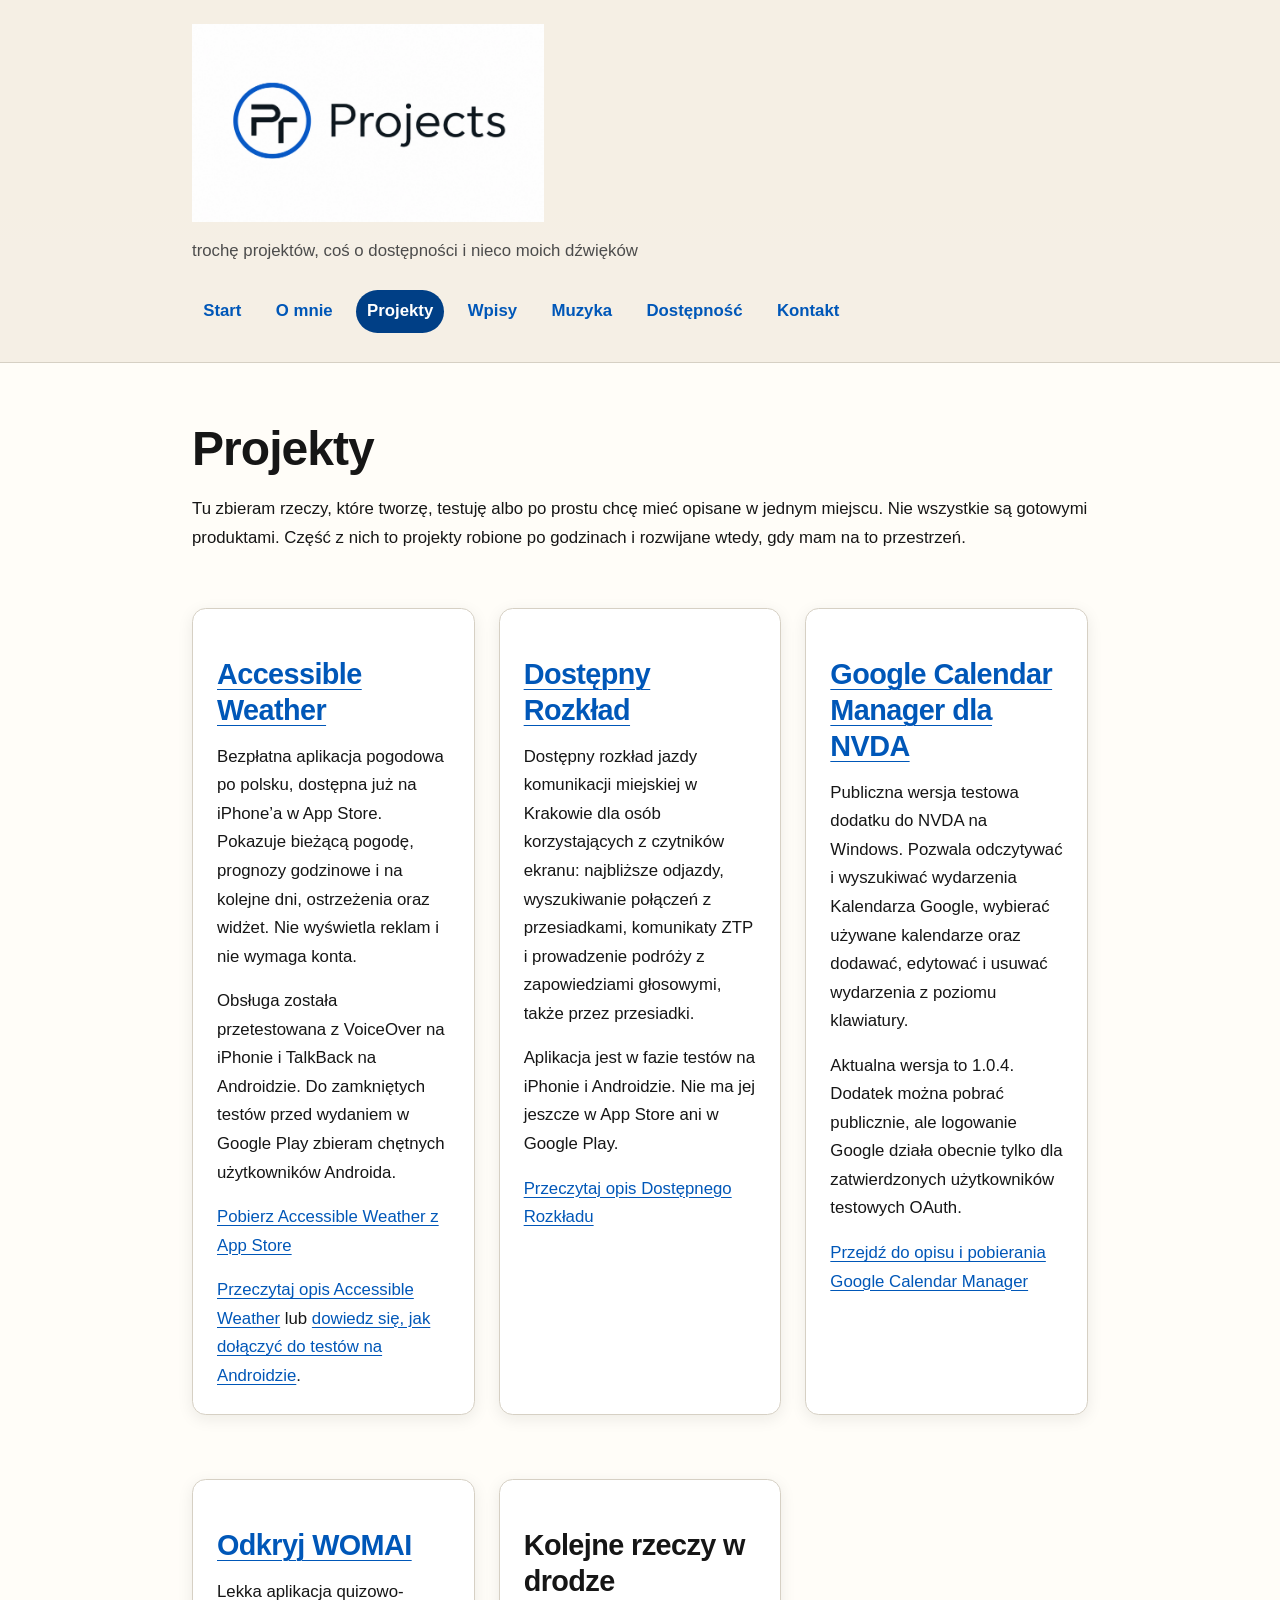
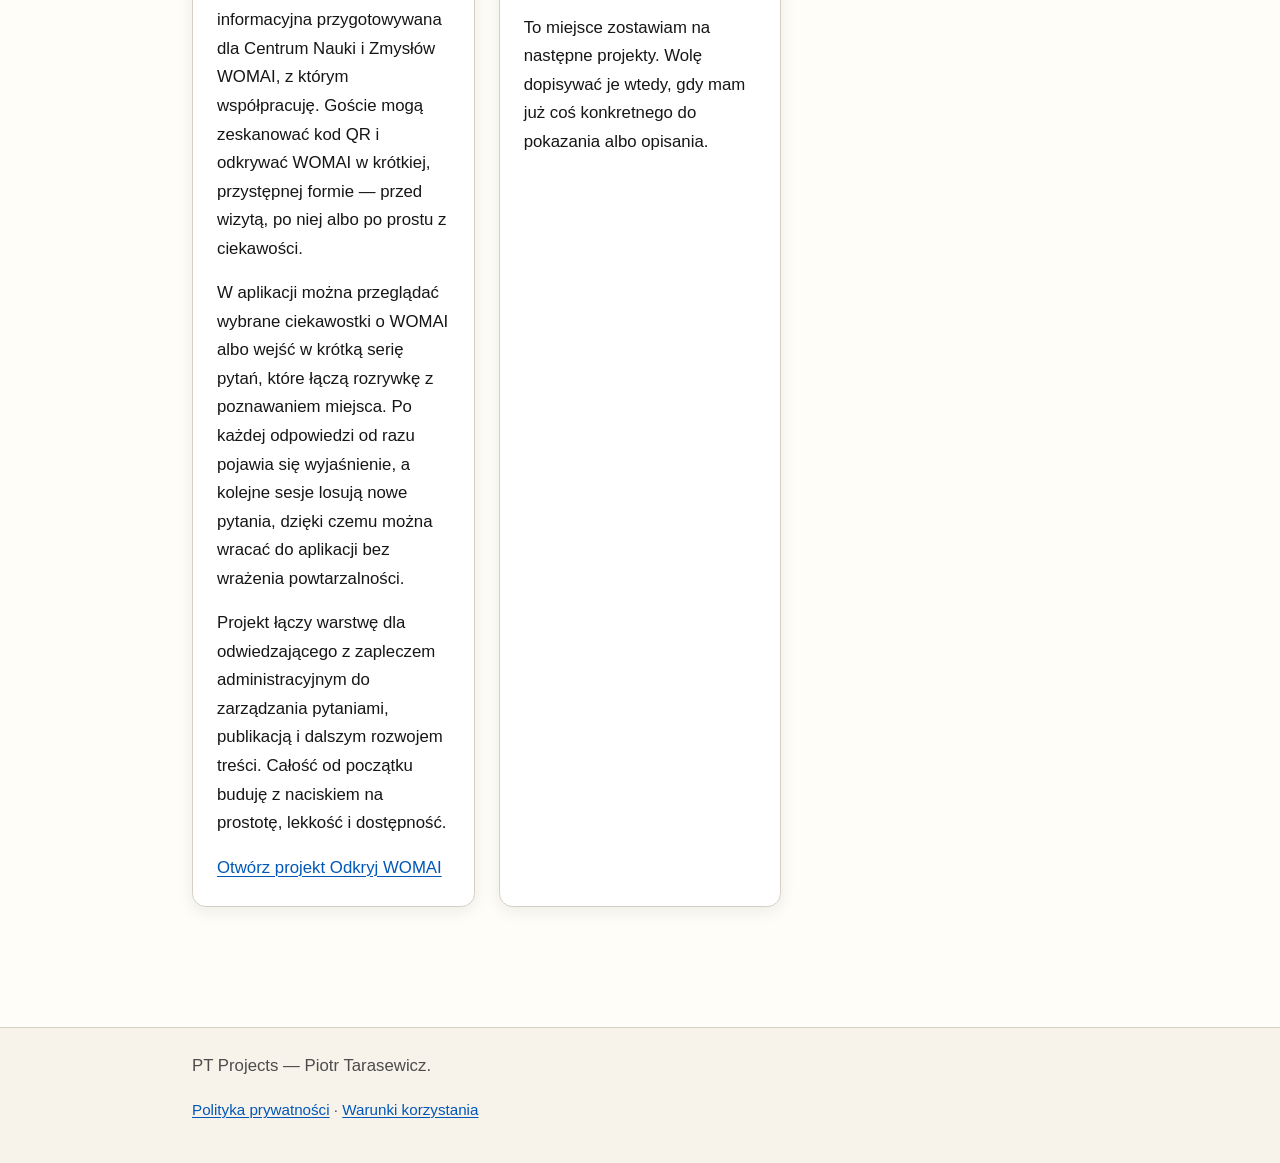
<file: projects.html>
<!DOCTYPE html>
<html lang="pl">
<head>
  <meta charset="utf-8">
  <meta name="viewport" content="width=device-width, initial-scale=1">
  <title>Projekty - PT Projects</title>
  <meta name="description" content="Projekty Piotra Tarasewicza, w tym Accessible Weather, Dostępny Rozkład, Google Calendar Manager dla NVDA i Odkryj WOMAI.">
  <link rel="icon" href="assets/img/favicon.png" type="image/png">
  <link rel="stylesheet" href="styles.css">
</head>
<body>
  <a class="skip-link" href="#main-content">Przejdź do treści</a>
  <header class="site-header">
    <div class="header-inner">
      <div class="branding">
        <a class="site-logo-link" href="index.html" aria-label="PT Projects — strona główna">
          <img class="site-logo" src="assets/img/logo-pt-projects.png" alt="">
        </a>
        <p class="site-tagline">trochę projektów, coś o dostępności i nieco moich dźwięków</p>
      </div>
      <nav aria-label="Główne menu">
        <ul>
          <li><a href="index.html">Start</a></li>
          <li><a href="about.html">O mnie</a></li>
          <li><a href="projects.html" aria-current="page">Projekty</a></li>
          <li><a href="posts/index.html">Wpisy</a></li>
          <li><a href="music.html">Muzyka</a></li>
          <li><a href="accessibility.html">Dostępność</a></li>
          <li><a href="contact.html">Kontakt</a></li>
        </ul>
      </nav>
    </div>
  </header>

  <main id="main-content">
    <div class="content">
      <h1>Projekty</h1>
      <p>Tu zbieram rzeczy, które tworzę, testuję albo po prostu chcę mieć opisane w jednym miejscu. Nie wszystkie są gotowymi produktami. Część z nich to projekty robione po godzinach i rozwijane wtedy, gdy mam na to przestrzeń.</p>

      <div class="grid">
        <article class="card">
          <h2><a href="projects/accessible-weather/">Accessible Weather</a></h2>
          <p>Bezpłatna aplikacja pogodowa po polsku, dostępna już na iPhone’a w App Store. Pokazuje bieżącą pogodę, prognozy godzinowe i na kolejne dni, ostrzeżenia oraz widżet. Nie wyświetla reklam i nie wymaga konta.</p>
          <p>Obsługa została przetestowana z VoiceOver na iPhonie i TalkBack na Androidzie. Do zamkniętych testów przed wydaniem w Google Play zbieram chętnych użytkowników Androida.</p>
          <p><a href="https://apps.apple.com/app/accessible-weather/id6803832261" rel="noopener noreferrer">Pobierz Accessible Weather z App Store</a></p>
          <p><a href="projects/accessible-weather/">Przeczytaj opis Accessible Weather</a> lub <a href="projects/accessible-weather/#android-tests">dowiedz się, jak dołączyć do testów na Androidzie</a>.</p>
        </article>

        <article class="card">
          <h2><a href="projects/dostepny-rozklad/">Dostępny Rozkład</a></h2>
          <p>Dostępny rozkład jazdy komunikacji miejskiej w Krakowie dla osób korzystających z czytników ekranu: najbliższe odjazdy, wyszukiwanie połączeń z przesiadkami, komunikaty ZTP i prowadzenie podróży z zapowiedziami głosowymi, także przez przesiadki.</p>
          <p>Aplikacja jest w fazie testów na iPhonie i Androidzie. Nie ma jej jeszcze w App Store ani w Google Play.</p>
          <p><a href="projects/dostepny-rozklad/">Przeczytaj opis Dostępnego Rozkładu</a></p>
        </article>

        <article class="card">
          <h2><a href="projects/google-calendar-manager/">Google Calendar Manager dla NVDA</a></h2>
          <p>Publiczna wersja testowa dodatku do NVDA na Windows. Pozwala odczytywać i wyszukiwać wydarzenia Kalendarza Google, wybierać używane kalendarze oraz dodawać, edytować i usuwać wydarzenia z poziomu klawiatury.</p>
          <p>Aktualna wersja to 1.0.4. Dodatek można pobrać publicznie, ale logowanie Google działa obecnie tylko dla zatwierdzonych użytkowników testowych OAuth.</p>
          <p><a href="projects/google-calendar-manager/">Przejdź do opisu i pobierania Google Calendar Manager</a></p>
        </article>

        <article class="card">
          <h2><a href="odkryj-womai/">Odkryj WOMAI</a></h2>
          <p>Lekka aplikacja quizowo-informacyjna przygotowywana dla Centrum Nauki i Zmysłów WOMAI, z którym współpracuję. Goście mogą zeskanować kod QR i odkrywać WOMAI w krótkiej, przystępnej formie — przed wizytą, po niej albo po prostu z ciekawości.</p>
          <p>W aplikacji można przeglądać wybrane ciekawostki o WOMAI albo wejść w krótką serię pytań, które łączą rozrywkę z poznawaniem miejsca. Po każdej odpowiedzi od razu pojawia się wyjaśnienie, a kolejne sesje losują nowe pytania, dzięki czemu można wracać do aplikacji bez wrażenia powtarzalności.</p>
          <p>Projekt łączy warstwę dla odwiedzającego z zapleczem administracyjnym do zarządzania pytaniami, publikacją i dalszym rozwojem treści. Całość od początku buduję z naciskiem na prostotę, lekkość i dostępność.</p>
          <p><a href="odkryj-womai/">Otwórz projekt Odkryj WOMAI</a></p>
        </article>

        <article class="card">
          <h2>Kolejne rzeczy w drodze</h2>
          <p>To miejsce zostawiam na następne projekty. Wolę dopisywać je wtedy, gdy mam już coś konkretnego do pokazania albo opisania.</p>
        </article>
      </div>
    </div>
  </main>

  <footer>
    <div class="footer-inner">
      <p>PT Projects — Piotr Tarasewicz.</p>
      <p class="small"><a href="privacy.html">Polityka prywatności</a> · <a href="terms.html">Warunki korzystania</a></p>
    </div>
  </footer>
</body>
</html>
</file>
<file: styles.css>
:root {
  --bg: #fffdf8;
  --text: #161616;
  --muted: #4c4c4c;
  --border: #d6d0c4;
  --border-strong: #9f9688;
  --accent: #0057b8;
  --accent-dark: #003f86;
  --accent-visited: #6a1b9a;
  --surface: #f5efe4;
  --surface-soft: #fff8ed;
  --surface-card: #ffffff;
  --focus: #000000;
  --max-width: 58rem;
  --space-xs: 0.5rem;
  --space-sm: 0.75rem;
  --space-md: 1rem;
  --space-lg: 1.5rem;
  --space-xl: 2.5rem;
  --space-xxl: 4rem;
  --radius: 0.85rem;
  --shadow: 0 0.25rem 1rem rgba(30, 24, 16, 0.08);
}

* {
  box-sizing: border-box;
}

html {
  scroll-behavior: smooth;
}

body {
  margin: 0;
  font-family: Arial, Helvetica, sans-serif;
  font-size: 1.05rem;
  line-height: 1.7;
  color: var(--text);
  background:
    linear-gradient(180deg, #fffaf1 0%, var(--bg) 18rem),
    var(--bg);
}

.skip-link {
  position: absolute;
  top: -4rem;
  left: 1rem;
  background: #000;
  color: #fff;
  padding: 0.75rem 1rem;
  z-index: 100;
  border-radius: 0.5rem;
}

.skip-link:focus {
  top: 1rem;
}

a {
  color: var(--accent);
  text-underline-offset: 0.16em;
  text-decoration-thickness: 0.08rem;
}

a:visited {
  color: var(--accent-visited);
}

a:hover,
a:focus {
  text-decoration-thickness: 0.16rem;
}

:focus-visible {
  outline: 3px solid var(--focus);
  outline-offset: 3px;
}

header,
main,
footer {
  width: 100%;
}

.site-header {
  border-bottom: 1px solid var(--border);
  background: rgba(245, 239, 228, 0.95);
}

.header-inner,
.content,
.footer-inner {
  max-width: var(--max-width);
  margin: 0 auto;
  padding: var(--space-md);
}

.header-inner {
  padding-top: var(--space-lg);
  padding-bottom: var(--space-lg);
}

.branding {
  margin-bottom: var(--space-lg);
}

.site-logo-link {
  display: inline-flex;
  align-items: center;
  max-width: min(100%, 22rem);
  border-radius: 0.75rem;
}

.site-logo {
  display: block;
  width: min(100%, 22rem);
  height: auto;
}

.site-title {
  margin: 0;
  font-size: clamp(1.8rem, 4vw, 2.55rem);
  line-height: 1.1;
  letter-spacing: -0.03em;
}

.site-tagline {
  margin: 0.35rem 0 0;
  color: var(--muted);
  font-size: 1.05rem;
}

nav ul {
  list-style: none;
  margin: 0;
  padding: 0;
  display: flex;
  flex-wrap: wrap;
  gap: var(--space-sm);
}

nav a {
  display: inline-block;
  padding: 0.45rem 0.7rem;
  border-radius: 999px;
  text-decoration: none;
  font-weight: 700;
}

nav a:hover,
nav a:focus {
  background: #ffffff;
}

nav a[aria-current="page"] {
  color: #ffffff;
  background: var(--accent-dark);
  text-decoration: none;
}

main {
  padding: var(--space-xl) 0;
}

.hero {
  padding: clamp(1.5rem, 4vw, 2.5rem);
  background: linear-gradient(135deg, var(--surface) 0%, #ffffff 100%);
  border: 1px solid var(--border);
  border-radius: calc(var(--radius) + 0.35rem);
  box-shadow: var(--shadow);
}

.hero p:last-child,
.card p:last-child,
.notice p:last-child,
section p:last-child,
article p:last-child {
  margin-bottom: 0;
}

.section,
.card,
.notice {
  margin-top: var(--space-xl);
}

.card,
.notice {
  padding: var(--space-lg);
  border: 1px solid var(--border);
  border-radius: var(--radius);
  background: var(--surface-card);
  box-shadow: var(--shadow);
}

.notice {
  background: var(--surface-soft);
  border-left: 0.35rem solid var(--accent-dark);
}

.grid {
  display: grid;
  gap: var(--space-lg);
  grid-template-columns: repeat(auto-fit, minmax(16rem, 1fr));
}

h1,
h2,
h3 {
  line-height: 1.25;
  letter-spacing: -0.02em;
}

h1 {
  margin-top: 0;
  margin-bottom: var(--space-md);
  font-size: clamp(2rem, 5vw, 3rem);
}

h2 {
  font-size: clamp(1.45rem, 3vw, 1.8rem);
  margin-bottom: 0.85rem;
}

h3 {
  font-size: 1.18rem;
  margin-bottom: 0.5rem;
}

p,
ul,
ol {
  margin-top: 0;
}

p {
  margin-bottom: var(--space-md);
}

ul,
ol {
  padding-left: 1.5rem;
}

li {
  margin-bottom: 0.35rem;
}

code {
  font-family: Consolas, Monaco, "Courier New", monospace;
  font-size: 0.95em;
  background: #f1eee8;
  padding: 0.08rem 0.28rem;
  border-radius: 0.3rem;
}

.meta {
  color: var(--muted);
  font-size: 0.95rem;
}

.callout-list {
  list-style: none;
  padding: 0;
}

.callout-list li {
  margin-bottom: 0.75rem;
  padding-left: 0;
}

audio {
  display: block;
  width: 100%;
  margin-top: var(--space-md);
}

footer {
  border-top: 1px solid var(--border);
  margin-top: var(--space-xxl);
  background: #f8f3ea;
}

.footer-inner {
  color: var(--muted);
  padding-top: var(--space-lg);
  padding-bottom: var(--space-lg);
}

.small {
  font-size: 0.95rem;
}

@media (prefers-reduced-motion: reduce) {
  html {
    scroll-behavior: auto;
  }
}

@media (max-width: 48rem) {
  body {
    font-size: 1rem;
  }

  .header-inner,
  .content,
  .footer-inner {
    padding-left: var(--space-md);
    padding-right: var(--space-md);
  }

  .site-logo-link,
  .site-logo {
    max-width: min(100%, 18rem);
  }

  nav ul {
    gap: 0.5rem;
  }

  nav a {
    padding: 0.45rem 0.6rem;
  }

  .card,
  .notice,
  .hero {
    padding: var(--space-md);
  }
}
</file>
